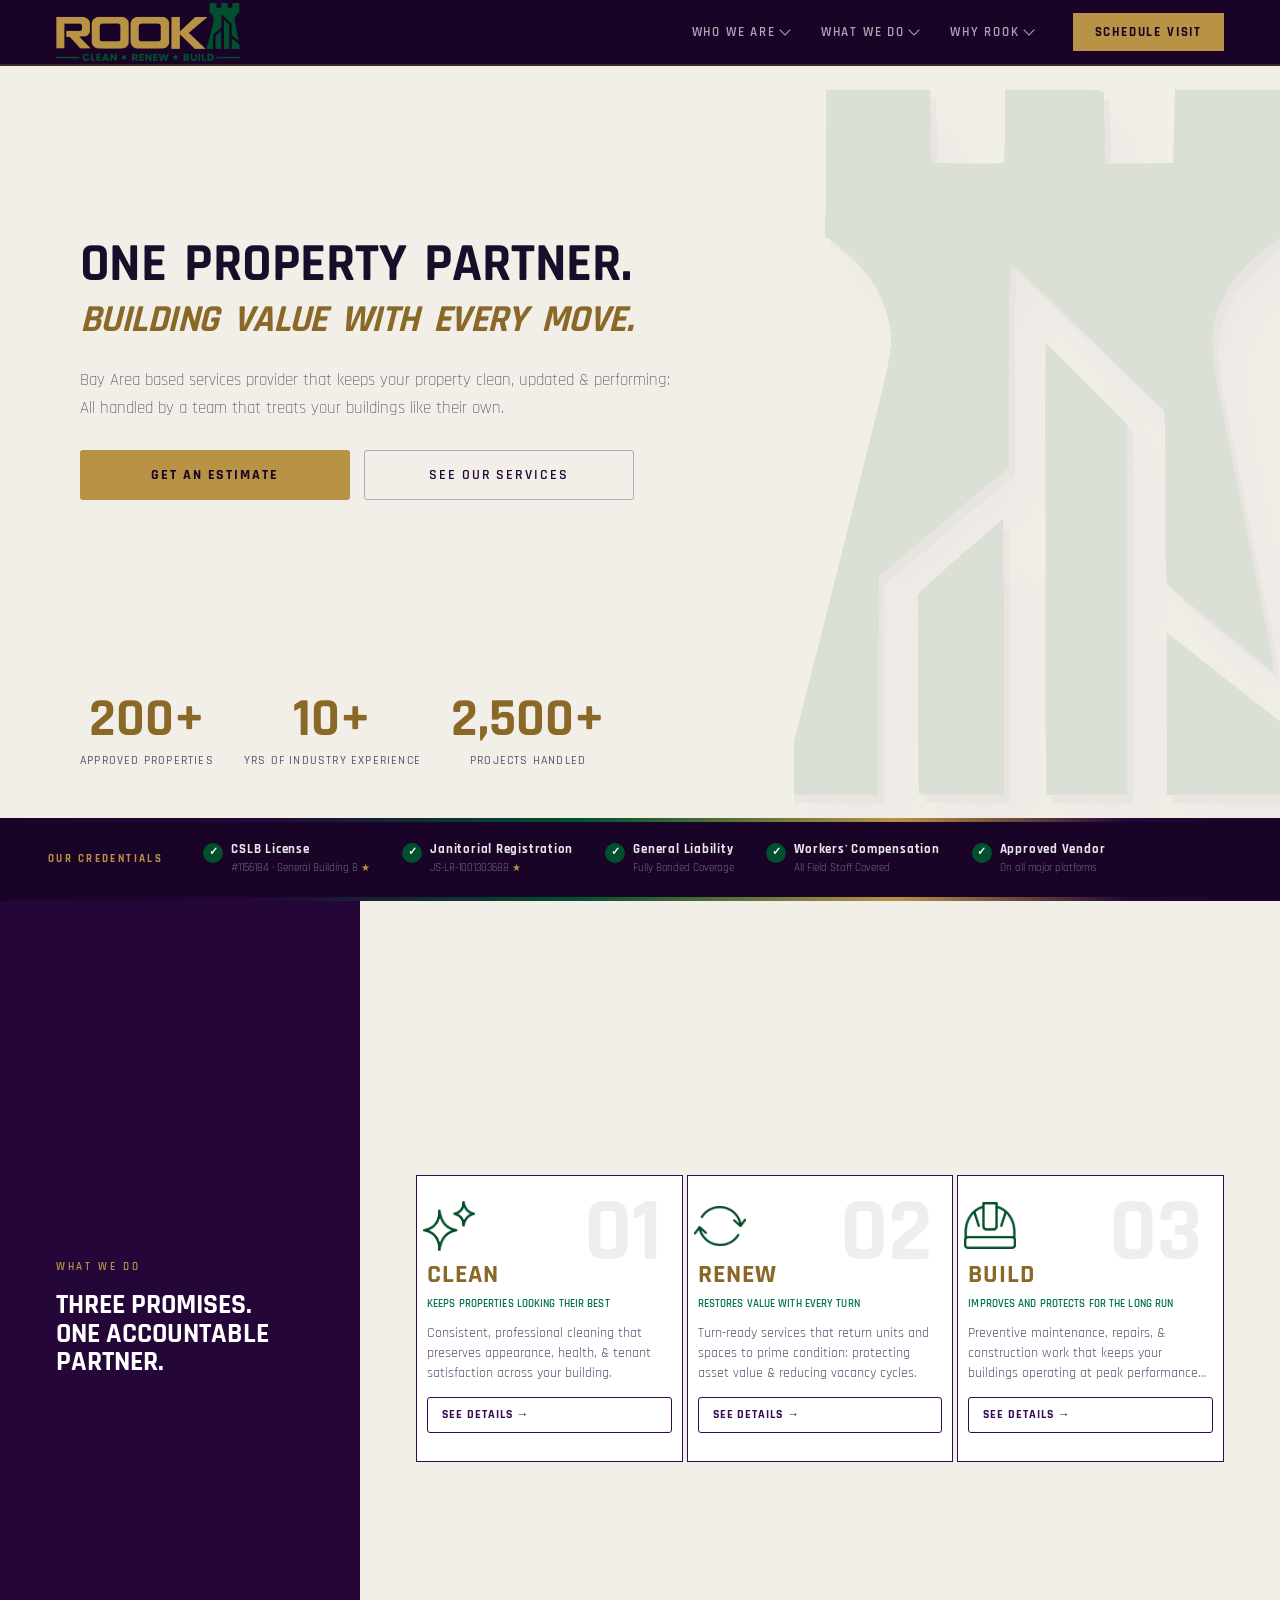
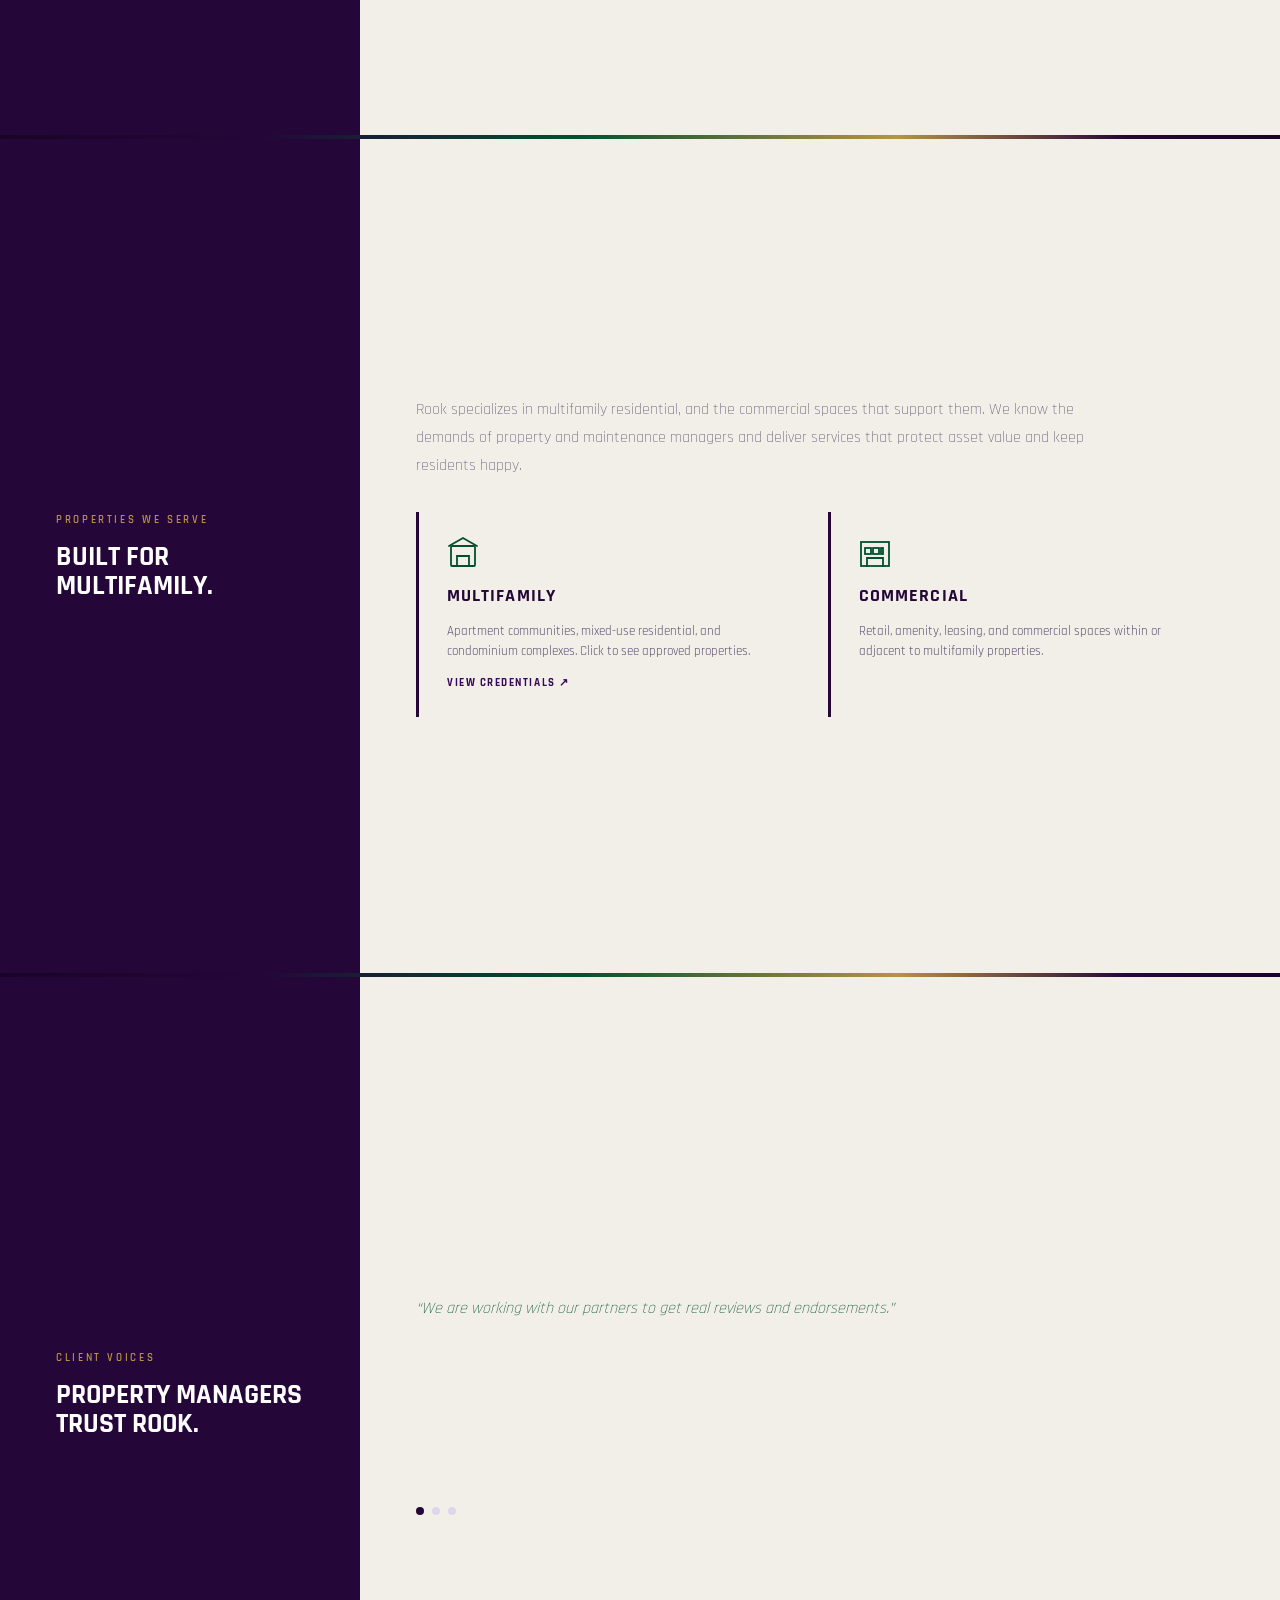
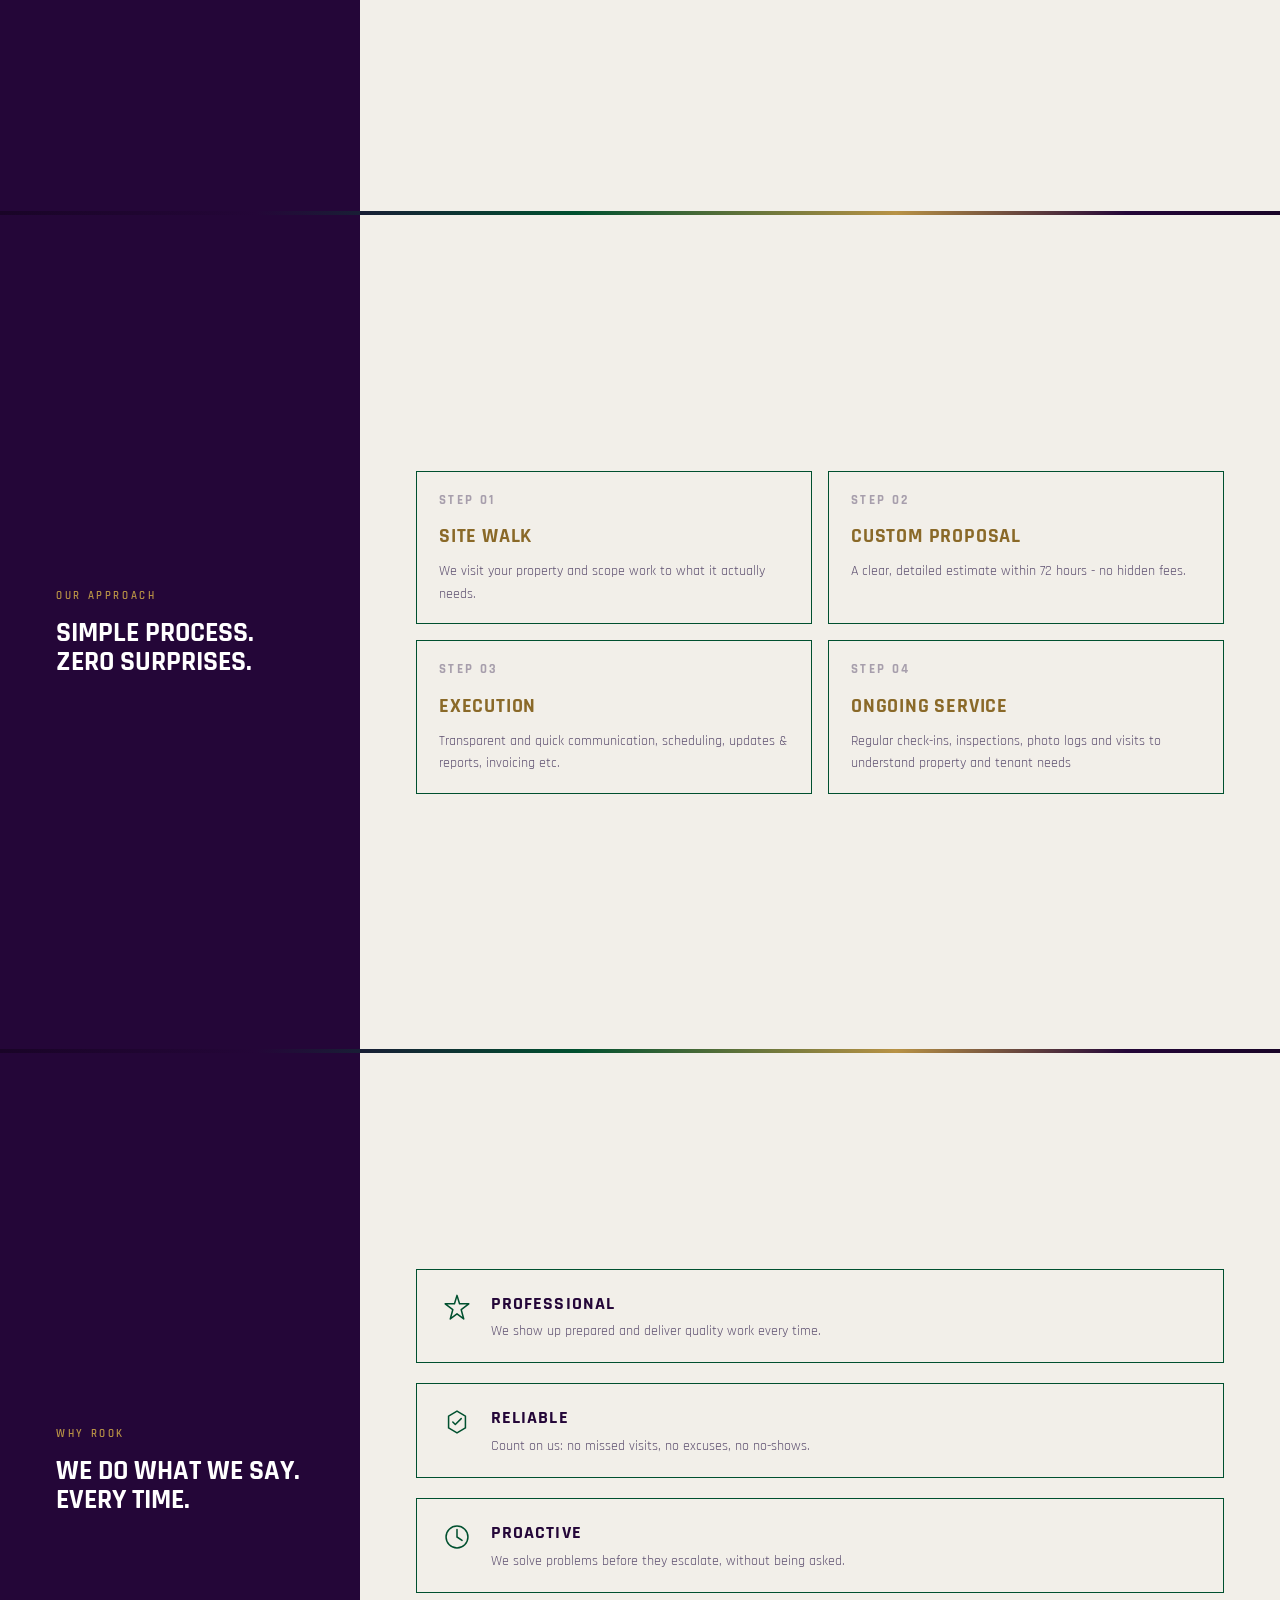
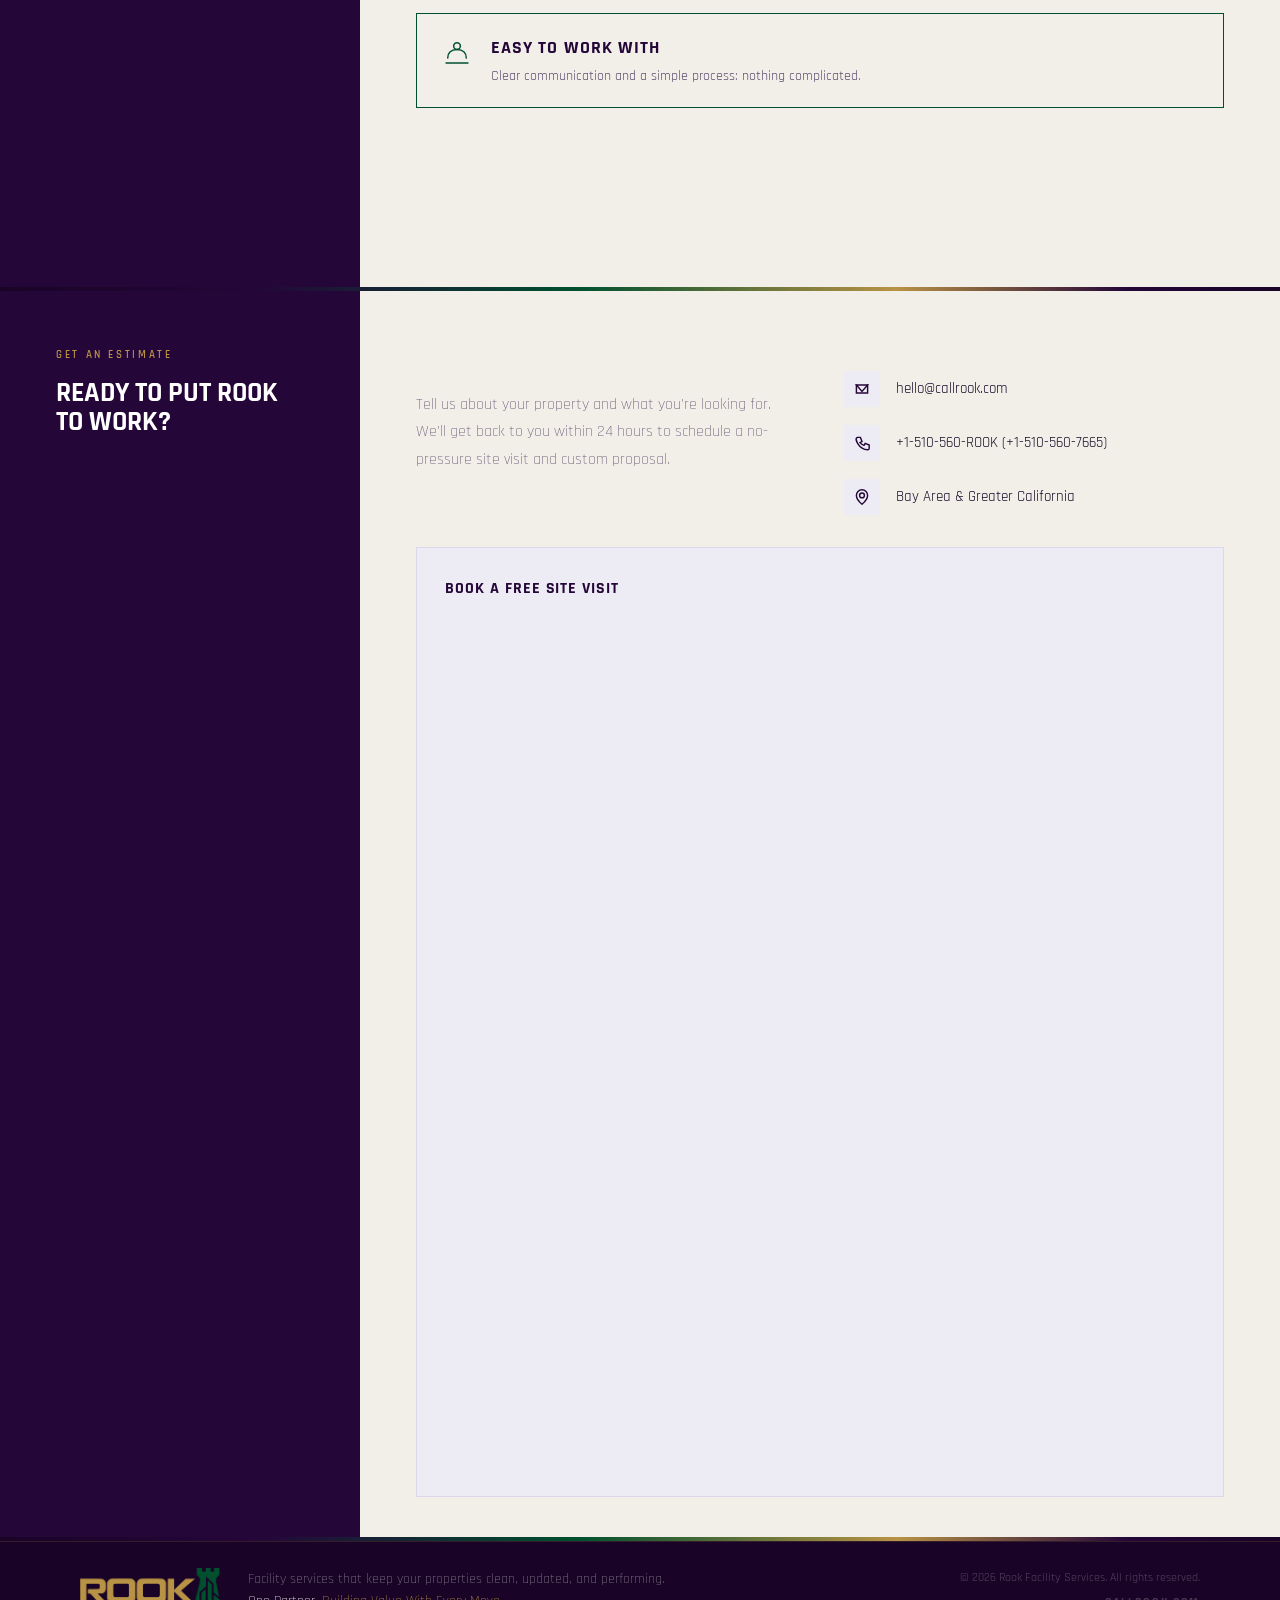
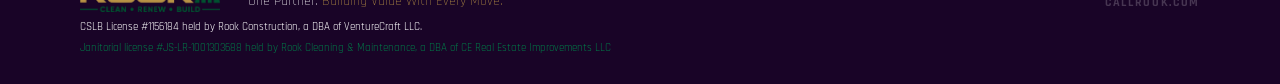
<file: index.html>
<!DOCTYPE html>
<html lang="en">
<head>
  <meta charset="UTF-8">
  <meta name="viewport" content="width=device-width, initial-scale=1.0">
<title>ROOK</title>
<link rel="icon" type="image/png" sizes="32x32" href="images/favicon-32.png">
<link rel="icon" type="image/png" sizes="16x16" href="images/favicon-16.png">
<link rel="apple-touch-icon" href="images/apple-touch-icon.png">
<link rel="stylesheet" href="https://fonts.googleapis.com/css2?family=Rajdhani:wght@300;400;500;600;700&display=swap">
  <link rel="stylesheet" href="css/style.css">
</head>
<body>
<!-- ============================================================
     NAV
     ============================================================ -->
<nav role="navigation" aria-label="Main navigation">
  <a href="#" class="nav-logo" aria-label="ROOK Home">
    <img src="images/nav-logo.png" alt="ROOK — Clean · Renew · Build" style="height:58px;width:auto;display:block;">
  </a>

  <div class="nav-right">
    <ul class="nav-links">
      <li class="nav-dropdown">
        <button class="nav-dropdown-trigger" aria-haspopup="true" aria-expanded="false">Who We Are<span class="nav-dropdown-caret" aria-hidden="true"></span></button>
        <ul class="nav-dropdown-menu">
          <li><a href="about.html#about-content">About</a></li>
          <li><a href="about.html#team">Team</a></li>
        </ul>
      </li>
      <li class="nav-dropdown">
        <button class="nav-dropdown-trigger" aria-haspopup="true" aria-expanded="false">What We Do<span class="nav-dropdown-caret" aria-hidden="true"></span></button>
        <ul class="nav-dropdown-menu">
          <li><a href="#services">Services</a></li>
          <li><a href="projects.html">Projects</a></li>
          <li><a href="#properties">Properties We Serve</a></li>
        </ul>
      </li>
      <li class="nav-dropdown">
        <button class="nav-dropdown-trigger" aria-haspopup="true" aria-expanded="false">Why Rook<span class="nav-dropdown-caret" aria-hidden="true"></span></button>
        <ul class="nav-dropdown-menu">
          <li><a href="#about">Our Approach</a></li>
          <li><a href="#testimonials">Client Voices</a></li>
        </ul>
      </li>
    </ul>
    <a href="#estimate" class="nav-cta">Schedule Visit</a>
    <button class="nav-hamburger" aria-label="Open navigation menu" aria-expanded="false" aria-controls="mobile-nav" onclick="toggleMobileNav(this)">
      <span></span><span></span><span></span>
    </button>
  </div>
</nav>

<!-- Mobile nav drawer -->
<nav id="mobile-nav" class="mobile-nav" aria-label="Mobile navigation">
  <ul>
    <li class="mobile-nav-group-label">Who We Are</li>
    <li><a class="mobile-nav-sublink" href="about.html#about-content" onclick="closeMobileNav()">About</a></li>
    <li><a class="mobile-nav-sublink" href="about.html#team" onclick="closeMobileNav()">Team</a></li>

    <li class="mobile-nav-group-label">What We Do</li>
    <li><a class="mobile-nav-sublink" href="#services" onclick="closeMobileNav()">Services</a></li>
    <li><a class="mobile-nav-sublink" href="projects.html" onclick="closeMobileNav()">Projects</a></li>
    <li><a class="mobile-nav-sublink" href="#properties" onclick="closeMobileNav()">Properties We Serve</a></li>

    <li class="mobile-nav-group-label">Why Rook</li>
    <li><a class="mobile-nav-sublink" href="#about" onclick="closeMobileNav()">Our Approach</a></li>
    <li><a class="mobile-nav-sublink" href="#testimonials" onclick="closeMobileNav()">Client Voices</a></li>
  </ul>
  <a href="#estimate" class="mobile-cta" onclick="closeMobileNav()">Schedule Visit</a>
</nav>

<!-- ============================================================
     HERO
     ============================================================ -->
<section class="hero" aria-label="Hero">
  <div class="hero-left">
    <div class="hero-left-top">
      <h1 class="hero-h1">
        One Property Partner.<br>
        <em class="brass">Building Value With Every Move.</em>
      </h1>

      <p class="hero-sub">
        Bay Area based services provider that keeps your property clean, updated &amp; performing: <br>All handled by a team that treats your buildings like their own.
      </p>
      <div class="hero-actions-left">
        <a href="#estimate" class="btn-primary">Get an Estimate</a>
        <a href="#services" class="btn-ghost">See Our Services</a>
      </div>
    </div>

    <div class="hero-left-bottom">
      <div class="hero-trust">
        <div class="trust-stat">
          <div class="trust-number">200+</div>
          <div class="trust-label">Approved Properties</div>
        </div>
        <div class="trust-stat">
          <div class="trust-number">10+</div>
          <div class="trust-label">Yrs of Industry Experience</div>
        </div>
        <div class="trust-stat">
          <div class="trust-number">2,500+</div>
          <div class="trust-label">Projects Handled</div>
        </div>
      </div>
    </div>
  </div>

  <div class="hero-right">

    <img class="hero-right-wordmark hero-right-wordmark-shadow" src="images/rook-logo.png" alt="" aria-hidden="true">
    <img class="hero-right-wordmark" src="images/rook-logo.png" alt="" aria-hidden="true">




  </div>
</section>

<div class="theme-divider" aria-hidden="true"></div>

<!-- ── CREDENTIALS STRIP ─────────────────────────────── -->
<div class="creds-strip">
  <div class="creds-label">Our Credentials</div>
  <div class="creds-list">
    <div class="cred-item">
      <div class="cred-badge">✓</div>
      <div>
        <div class="cred-name">CSLB License</div>
        <div class="cred-num"><a href="#license-details" class="cred-link">#1156184 · General Building B <span class="cred-star" aria-hidden="true">★</span></a></div>
      </div>
    </div>
    <div class="cred-item">
      <div class="cred-badge">✓</div>
      <div>
        <div class="cred-name">Janitorial Registration</div>
        <div class="cred-num"><a href="#license-details" class="cred-link">JS-LR-1001303688 <span class="cred-star" aria-hidden="true">★</span></a></div>
      </div>
    </div>
    <div class="cred-item">
      <div class="cred-badge">✓</div>
      <div>
        <div class="cred-name">General Liability</div>
        <div class="cred-num">Fully Bonded Coverage</div>
      </div>
    </div>
    <div class="cred-item">
      <div class="cred-badge">✓</div>
      <div>
        <div class="cred-name">Workers' Compensation</div>
        <div class="cred-num">All Field Staff Covered</div>
      </div>
    </div>
    <div class="cred-item">
      <div class="cred-badge">✓</div>
      <div>
        <div class="cred-name">Approved Vendor</div>
        <div class="cred-num">On all major platforms</div>
      </div>
    </div>
  </div>
</div>

<div class="theme-divider" aria-hidden="true"></div>

<!-- ============================================================
     SERVICES / PILLARS
     ============================================================ -->
<section id="services" class="tr-wrap">
  <div class="tr-row tr-row--screen reveal">
    <div class="tr-title">
      <div class="section-label">What We Do</div>
      <h2 class="section-title">Three Promises.<br>One Accountable Partner.</h2>
    </div>
    <div class="tr-content">
      <div class="pillars">

        <!-- CLEAN -->
        <div class="pillar clean">
          <div class="pillar-bg-num" aria-hidden="true">01</div>
          <div class="pillar-icon-wrap">
            <img src="images/icon-clean.png" alt="" aria-hidden="true" class="pillar-brand-icon">
          </div>
          <h3 class="pillar-name">Clean</h3>
          <p class="pillar-tagline">Keeps properties looking their best</p>
          <p class="pillar-desc">Consistent, professional cleaning that preserves appearance, health, &amp; tenant satisfaction across your building.</p>
          <a href="projects.html#clean" class="pillar-see-details">See Details →</a>
        </div>

        <!-- RENEW -->
        <div class="pillar renew">
          <div class="pillar-bg-num" aria-hidden="true">02</div>
          <div class="pillar-icon-wrap">
            <img src="images/icon-renew.png" alt="" aria-hidden="true" class="pillar-brand-icon">
          </div>
          <h3 class="pillar-name">Renew</h3>
          <p class="pillar-tagline">Restores value with every turn</p>
          <p class="pillar-desc">Turn-ready services that return units and spaces to prime condition: protecting asset value &amp; reducing vacancy cycles.</p>
          <a href="projects.html#renew" class="pillar-see-details">See Details →</a>
        </div>

        <!-- BUILD -->
        <div class="pillar build">
          <div class="pillar-bg-num" aria-hidden="true">03</div>
          <div class="pillar-icon-wrap">
            <img src="images/icon-build.png" alt="" aria-hidden="true" class="pillar-brand-icon">
          </div>
          <h3 class="pillar-name">Build</h3>
          <p class="pillar-tagline">Improves and protects for the long run</p>
          <p class="pillar-desc">Preventive maintenance, repairs, &amp; construction work that keeps your buildings operating at peak performance every year.</p>
          <a href="projects.html#build" class="pillar-see-details">See Details →</a>
        </div>

      </div>
    </div>
  </div>
</section>

<div class="theme-divider" aria-hidden="true"></div>

<!-- ============================================================
     PROPERTIES SERVED + CLIENT VOICES
     ============================================================ -->
<section id="properties" class="tr-wrap">
  <div class="tr-row tr-row--screen reveal">
    <div class="tr-title">
      <div class="section-label">Properties We Serve</div>
      <h2 class="section-title">Built for<br>Multifamily.</h2>
    </div>
    <div class="tr-content">
      <p class="properties-desc">
        Rook specializes in multifamily residential, and the commercial spaces that support them. We know the demands of property and maintenance managers and deliver services that protect asset value and keep residents happy.
      </p>

      <div class="prop-grid prop-grid--horizontal">
        <div class="prop-type prop-type--clickable" onclick="openCredentials()" role="button" tabindex="0" aria-label="View our multifamily credentials">
          <svg class="prop-icon" viewBox="0 0 32 32" fill="none" stroke="currentColor" stroke-width="1.8" stroke-linecap="round" aria-hidden="true">
            <rect x="4" y="10" width="24" height="20" rx="1"/>
            <path d="M10 30V20h12v10"/>
            <path d="M2 10l14-8 14 8"/>
          </svg>
          <div class="prop-name">Multifamily</div>
          <p class="prop-desc">Apartment communities, mixed-use residential, and condominium complexes. Click to see approved properties.</p>
          <div class="prop-see-more">View Credentials ↗</div>
        </div>
        <div class="prop-type">
          <svg class="prop-icon" viewBox="0 0 32 32" fill="none" stroke="currentColor" stroke-width="1.8" stroke-linecap="round" aria-hidden="true">
            <rect x="2" y="6" width="28" height="24"/>
            <rect x="6" y="12" width="6" height="6"/><rect x="14" y="12" width="6" height="6"/><rect x="22" y="12" width="2" height="6"/>
            <path d="M8 30V22h16v8"/>
          </svg>
          <div class="prop-name">Commercial</div>
          <p class="prop-desc">Retail, amenity, leasing, and commercial spaces within or adjacent to multifamily properties.</p>
        </div>
      </div>
    </div>
  </div>

  <div class="theme-divider" aria-hidden="true"></div>

  <div class="tr-row tr-row--screen reveal" id="testimonials">
    <div class="tr-title">
      <div class="section-label">Client Voices</div>
      <h2 class="section-title">Property Managers<br>Trust Rook.</h2>
    </div>
    <div class="tr-content">
      <div class="testimonial-rotator">
        <div class="testimonial-slide active">
          <p class="testimonial-quote testimonial-quote--placeholder">We are working with our partners to get real reviews and endorsements.</p>
        </div>

        <div class="testimonial-slide">
          <p class="testimonial-quote testimonial-quote--placeholder">We are working with our partners to get real reviews and endorsements.</p>
        </div>

        <div class="testimonial-slide">
          <p class="testimonial-quote testimonial-quote--placeholder">We are working with our partners to get real reviews and endorsements.</p>
        </div>

        <div class="testimonial-dots">
          <button class="t-dot active" data-i="0" aria-label="Show testimonial 1"></button>
          <button class="t-dot" data-i="1" aria-label="Show testimonial 2"></button>
          <button class="t-dot" data-i="2" aria-label="Show testimonial 3"></button>
        </div>
      </div>
    </div>
  </div>
</section>

<!-- CREDENTIALS MODAL -->
<div id="credentials-modal" class="modal-overlay" onclick="closeCredentials(event)" role="dialog" aria-modal="true" aria-label="Approved Properties">
  <div class="modal-box">
    <button class="modal-close" onclick="closeCredentials()" aria-label="Close">✕</button>
    <div class="modal-label">Approved &amp; Credentialed On</div>
    <h3 class="modal-title">Properties We're Trusted On</h3>
    <p class="modal-sub">Rook is approved and actively working with leading multifamily operators across the Bay Area.</p>

    <div class="modal-section-label">Multifamily Groups</div>
    <div class="modal-logos">
      <div class="modal-company">Brookfield Properties</div>
      <div class="modal-company">Milcreek Residential</div>
      <div class="modal-company">Align Residential</div>
      <div class="modal-company">Cushman &amp; Wakefield</div>
      <div class="modal-company">Greystar</div>
      <div class="modal-company">Willow Bridge</div>
    </div>

    <div class="modal-section-label">Vendor Platforms</div>
    <div class="modal-logos modal-logos--platforms">
      <div class="modal-company modal-company--platform">RealPage</div>
      <div class="modal-company modal-company--platform">Yardi</div>
      <div class="modal-company modal-company--platform">VendorAccess</div>
    </div>

    <p class="modal-disclaimer">This isn't a comprehensive list — we work with many more communities and platforms.</p>

    <a href="#estimate" class="modal-cta" onclick="closeCredentials()">Get an Estimate →</a>
  </div>
</div>

<div class="theme-divider" aria-hidden="true"></div>

<!-- ============================================================
     HOW WE WORK
     ============================================================ -->
<section class="tr-wrap" id="about">
  <div class="tr-row tr-row--screen reveal">
    <div class="tr-title">
      <div class="section-label">Our Approach</div>
      <h2 class="section-title">Simple Process.<br>Zero Surprises.</h2>
    </div>
    <div class="tr-content">
      <div class="process-steps">
        <div class="process-step">
          <div class="step-num">STEP 01</div>
          <div class="step-title">Site Walk</div>
          <p class="step-desc">We visit your property and scope work to what it actually needs.</p>
        </div>
        <div class="process-step">
          <div class="step-num">STEP 02</div>
          <div class="step-title">Custom Proposal</div>
          <p class="step-desc">A clear, detailed estimate within 72 hours - no hidden fees.</p>
        </div>
        <div class="process-step">
          <div class="step-num">STEP 03</div>
          <div class="step-title">Execution</div>
          <p class="step-desc">Transparent and quick communication, scheduling, updates &amp; reports, invoicing etc.</p>
        </div>
        <div class="process-step">
          <div class="step-num">STEP 04</div>
          <div class="step-title">Ongoing Service</div>
          <p class="step-desc">Regular check-ins, inspections, photo logs and visits to understand property and tenant needs</p>
        </div>
      </div>
    </div>
  </div>
</section>

<div class="theme-divider" aria-hidden="true"></div>

<!-- ============================================================
     WHY ROOK + GET AN ESTIMATE
     ============================================================ -->
<section id="quote" class="tr-wrap">
  <div class="tr-row tr-row--screen reveal">
    <div class="tr-title">
      <div class="section-label">Why Rook</div>
      <h2 class="section-title">We Do What We Say.<br>Every Time.</h2>
    </div>
    <div class="tr-content">
      <div class="values-list">
        <div class="value-row">
          <svg class="value-icon" viewBox="0 0 38 38" fill="none" stroke="currentColor" stroke-width="1.8" stroke-linecap="round" aria-hidden="true">
            <path d="M19 4 L22 14 L33 14 L24 21 L27 32 L19 26 L11 32 L14 21 L5 14 L16 14 Z" stroke="#00502F" stroke-linejoin="round"/>
          </svg>
          <div>
            <div class="value-name">Professional</div>
            <p class="value-desc">We show up prepared and deliver quality work every time.</p>
          </div>
        </div>
        <div class="value-row">
          <svg class="value-icon" viewBox="0 0 38 38" fill="none" stroke="currentColor" stroke-width="1.8" stroke-linecap="round" aria-hidden="true">
            <path d="M19 6 L29 12 L29 26 L19 32 L9 26 L9 12 Z" stroke="#00502F" stroke-linejoin="round"/>
            <path d="M14 19 L17 22 L24 15" stroke="#00502F" stroke-linejoin="round"/>
          </svg>
          <div>
            <div class="value-name">Reliable</div>
            <p class="value-desc">Count on us: no missed visits, no excuses, no no-shows.</p>
          </div>
        </div>
        <div class="value-row">
          <svg class="value-icon" viewBox="0 0 38 38" fill="none" stroke="currentColor" stroke-width="1.8" stroke-linecap="round" aria-hidden="true">
            <circle cx="19" cy="19" r="13"/>
            <path d="M19 10 v9 l6 4"/>
          </svg>
          <div>
            <div class="value-name">Proactive</div>
            <p class="value-desc">We solve problems before they escalate, without being asked.</p>
          </div>
        </div>
        <div class="value-row">
          <svg class="value-icon" viewBox="0 0 38 38" fill="none" stroke="currentColor" stroke-width="1.8" stroke-linecap="round" aria-hidden="true">
            <path d="M8 26 C8 20 12 16 19 16 C26 16 30 20 30 26"/>
            <circle cx="19" cy="12" r="4"/>
            <path d="M6 32 h26"/>
          </svg>
          <div>
            <div class="value-name">Easy to Work With</div>
            <p class="value-desc">Clear communication and a simple process: nothing complicated.</p>
          </div>
        </div>
      </div>
    </div>
  </div>

  <div class="theme-divider" aria-hidden="true"></div>

  <div class="tr-row reveal" id="estimate">
    <div class="tr-title">
      <div class="section-label">Get an Estimate</div>
      <h2 class="section-title">Ready to Put Rook<br>to Work?</h2>
    </div>
    <div class="tr-content">
      <div class="estimate-top-grid">
        <p class="quote-sub">
          Tell us about your property and what you're looking for. We'll get back to you within 24 hours to schedule a no-pressure site visit and custom proposal.
        </p>

        <div class="contact-info">
          <div class="contact-row">
            <div class="contact-icon" aria-hidden="true">
              <svg width="16" height="16" viewBox="0 0 20 20" fill="none" stroke="currentColor" stroke-width="1.8" stroke-linecap="round">
                <path d="M3 5h14l-7 8-7-8z"/><path d="M3 5v10h14V5"/>
              </svg>
            </div>
            <a href="mailto:hello@callrook.com">hello@callrook.com</a>
          </div>
          <div class="contact-row">
            <div class="contact-icon" aria-hidden="true">
              <svg width="16" height="16" viewBox="0 0 20 20" fill="none" stroke="currentColor" stroke-width="1.8" stroke-linecap="round">
                <path d="M4 3h4l2 5-2.5 1.5A11 11 0 0012.5 13L14 10.5l5 2v4c0 1-1 2-2 2C5 18 2 5 3 4l1-1z"/>
              </svg>
            </div>
            <a href="tel:+15105607665">+1-510-560-ROOK (+1-510-560-7665)</a>
          </div>
          <div class="contact-row">
            <div class="contact-icon" aria-hidden="true">
              <svg width="16" height="16" viewBox="0 0 20 20" fill="none" stroke="currentColor" stroke-width="1.8" stroke-linecap="round">
                <circle cx="10" cy="8" r="3"/><path d="M10 1C6 1 3 4 3 8c0 5 7 11 7 11s7-6 7-11c0-4-3-7-7-7z"/>
              </svg>
            </div>
            <span>Bay Area & Greater California</span>
          </div>
        </div>
      </div>

      <div class="quote-form quote-form--compact calendar-embed">
        <div class="form-title">Book a Free Site Visit</div>
        <div class="calendar-frame-wrap">
          <iframe src="https://calendar.google.com/calendar/appointments/schedules/AcZssZ0xWyBCQj6BT0TzxBG3I7xv6VWfs5XaY6Q12RIfhZWUNoGrPuqEa8fcedfw_lJT1QjatE_KnJR6?gv=true" style="border: 0" width="100%" height="1700" frameborder="0"></iframe>
        </div>
      </div>
    </div>
  </div>
</section>

<div class="theme-divider" aria-hidden="true"></div>

<!-- ============================================================
     FOOTER
     ============================================================ -->
<footer>
  <div class="footer-main">
    <div class="footer-brand">
      <div class="footer-brand-row">
        <img class="footer-logo-full" src="images/footer-logo-full.png" alt="ROOK — Clean, Renew, Build">
        <p class="footer-desc">Facility services that keep your properties clean, updated, and performing.<br><span class="footer-tagline-white">One Partner.</span> <span class="footer-tagline-gold">Building Value With Every Move.</span></p>
      </div>
    </div>

    <div class="footer-bottom">
      <div class="footer-legal">© 2026 Rook Facility Services. All rights reserved.</div>
      <div class="footer-badge">callrook.com</div>
    </div>
  </div>

  <div class="footer-license" id="license-details">
    <p class="footer-license-white">CSLB License #1156184 held by Rook Construction, a DBA of VentureCraft LLC.</p>
    <p class="footer-license-green">Janitorial license #JS-LR-1001303688 held by Rook Cleaning &amp; Maintenance, a DBA of CE Real Estate Improvements LLC</p>
  </div>
</footer>

<!-- ============================================================
     SCRIPTS
     ============================================================ -->
  <script src="js/main.js"></script>
</body>
</html>
</file>
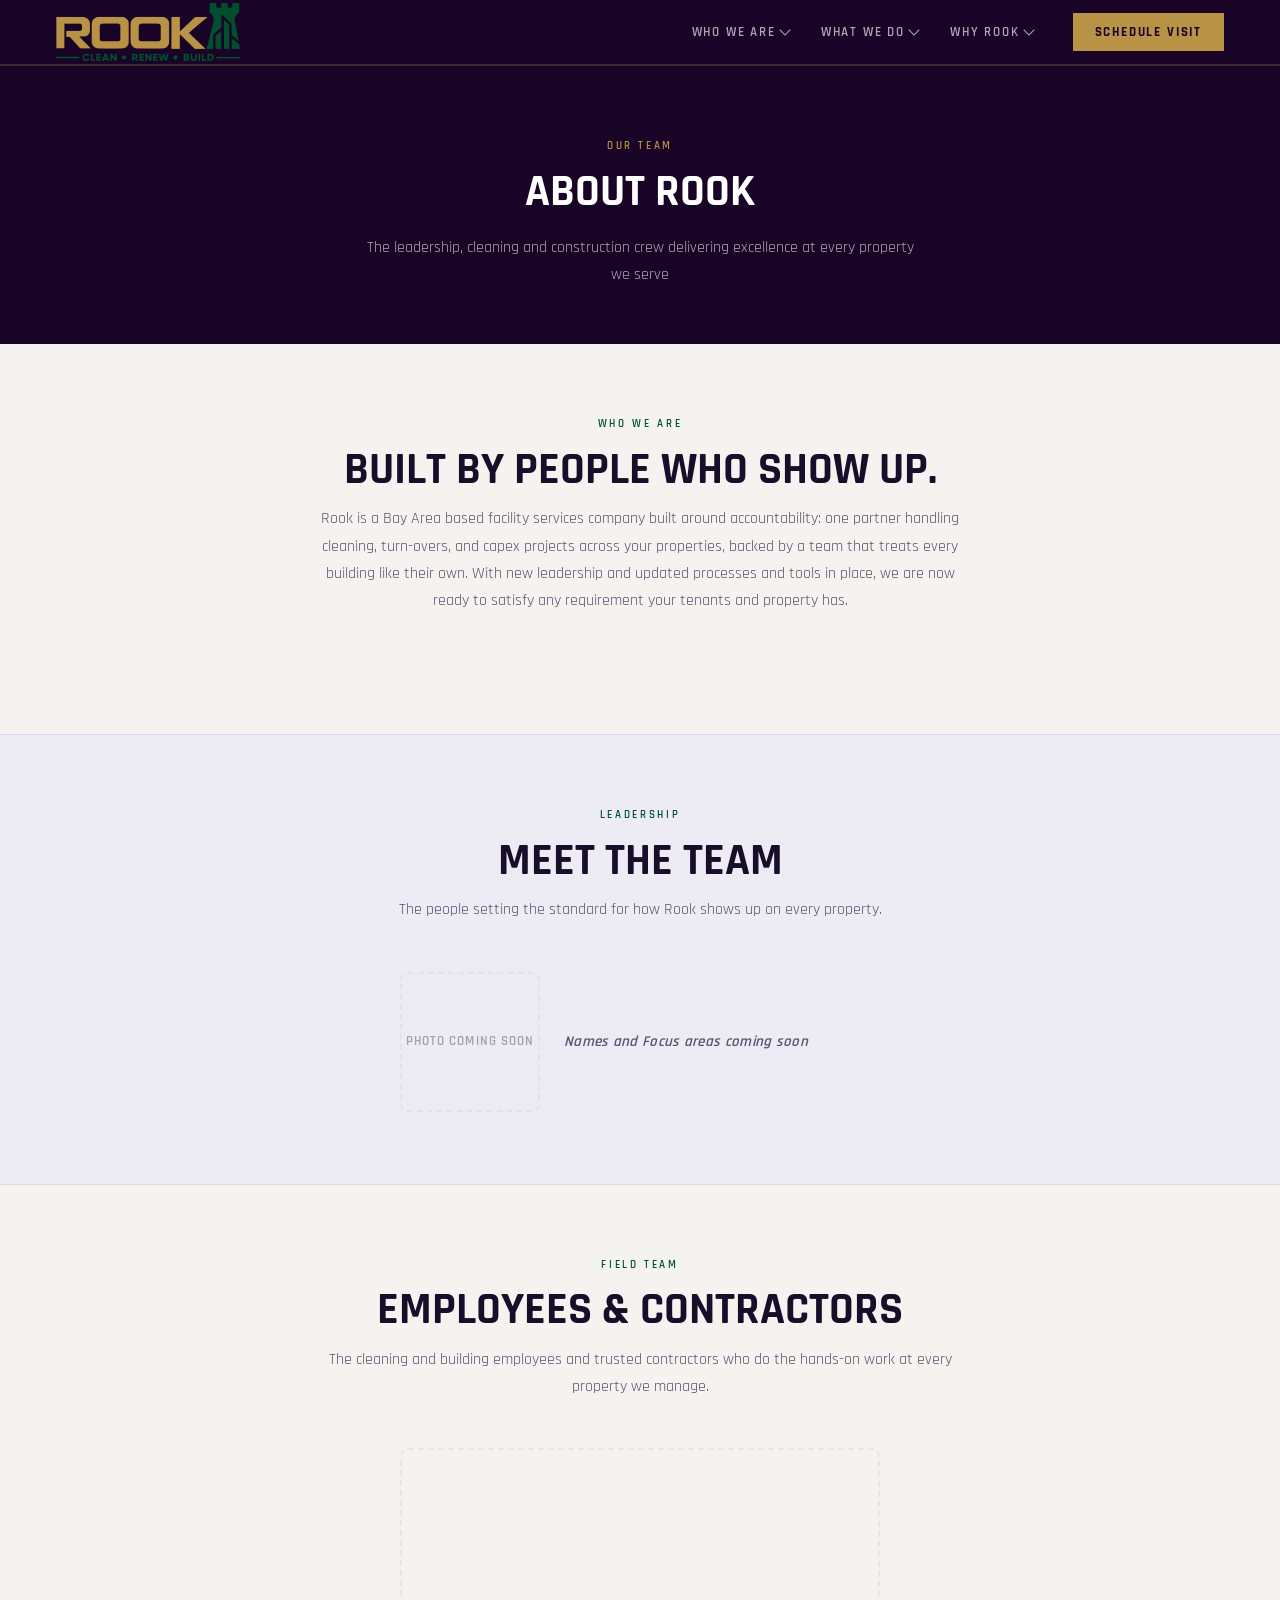
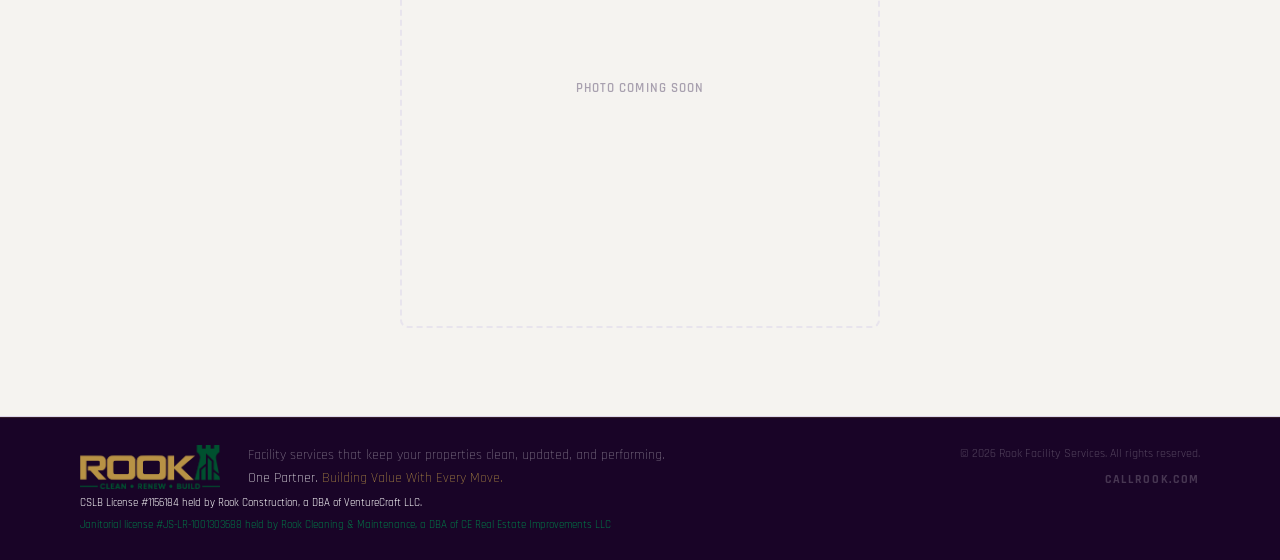
<file: about.html>
<!DOCTYPE html>
<html lang="en">
<head>
  <meta charset="UTF-8">
  <meta name="viewport" content="width=device-width, initial-scale=1.0">
  <title>ROOK — About</title>
  <link rel="icon" type="image/png" sizes="32x32" href="images/favicon-32.png">
  <link rel="icon" type="image/png" sizes="16x16" href="images/favicon-16.png">
  <link rel="apple-touch-icon" href="images/apple-touch-icon.png">
  <link rel="stylesheet" href="https://fonts.googleapis.com/css2?family=Rajdhani:wght@300;400;500;600;700&display=swap">
  <link rel="stylesheet" href="css/style.css">
</head>
<body>
<!-- ============================================================
     NAV
     ============================================================ -->
<nav role="navigation" aria-label="Main navigation">
  <a href="index.html" class="nav-logo" aria-label="ROOK Home">
    <img src="images/nav-logo.png" alt="ROOK — Clean · Renew · Build" style="height:58px;width:auto;display:block;">
  </a>

  <div class="nav-right">
    <ul class="nav-links">
      <li class="nav-dropdown">
        <button class="nav-dropdown-trigger" aria-haspopup="true" aria-expanded="false">Who We Are<span class="nav-dropdown-caret" aria-hidden="true"></span></button>
        <ul class="nav-dropdown-menu">
          <li><a href="#about-content">About</a></li>
          <li><a href="#team">Team</a></li>
        </ul>
      </li>
      <li class="nav-dropdown">
        <button class="nav-dropdown-trigger" aria-haspopup="true" aria-expanded="false">What We Do<span class="nav-dropdown-caret" aria-hidden="true"></span></button>
        <ul class="nav-dropdown-menu">
          <li><a href="index.html#services">Services</a></li>
          <li><a href="projects.html">Projects</a></li>
          <li><a href="index.html#properties">Properties We Serve</a></li>
        </ul>
      </li>
      <li class="nav-dropdown">
        <button class="nav-dropdown-trigger" aria-haspopup="true" aria-expanded="false">Why Rook<span class="nav-dropdown-caret" aria-hidden="true"></span></button>
        <ul class="nav-dropdown-menu">
          <li><a href="index.html#about">Our Approach</a></li>
          <li><a href="index.html#testimonials">Client Voices</a></li>
        </ul>
      </li>
    </ul>
    <a href="index.html#estimate" class="nav-cta">Schedule Visit</a>
    <button class="nav-hamburger" aria-label="Open navigation menu" aria-expanded="false" aria-controls="mobile-nav" onclick="toggleMobileNav(this)">
      <span></span><span></span><span></span>
    </button>
  </div>
</nav>

<!-- Mobile nav drawer -->
<nav id="mobile-nav" class="mobile-nav" aria-label="Mobile navigation">
  <ul>
    <li class="mobile-nav-group-label">Who We Are</li>
    <li><a class="mobile-nav-sublink" href="#about-content" onclick="closeMobileNav()">About</a></li>
    <li><a class="mobile-nav-sublink" href="#team" onclick="closeMobileNav()">Team</a></li>

    <li class="mobile-nav-group-label">What We Do</li>
    <li><a class="mobile-nav-sublink" href="index.html#services" onclick="closeMobileNav()">Services</a></li>
    <li><a class="mobile-nav-sublink" href="projects.html" onclick="closeMobileNav()">Projects</a></li>
    <li><a class="mobile-nav-sublink" href="index.html#properties" onclick="closeMobileNav()">Properties We Serve</a></li>

    <li class="mobile-nav-group-label">Why Rook</li>
    <li><a class="mobile-nav-sublink" href="index.html#about" onclick="closeMobileNav()">Our Approach</a></li>
    <li><a class="mobile-nav-sublink" href="index.html#testimonials" onclick="closeMobileNav()">Client Voices</a></li>
  </ul>
  <a href="index.html#estimate" class="mobile-cta" onclick="closeMobileNav()">Schedule Visit</a>
</nav>

<!-- ============================================================
     PAGE HEADER
     ============================================================ -->
<section class="projects-hero">
  <div class="section-label">Our Team</div>
  <h1 class="section-title">About Rook</h1>
  <p class="projects-hero-sub">The leadership, cleaning and construction crew delivering excellence at every property we serve</p>
</section>

<!-- ============================================================
     ABOUT / WHO WE ARE
     ============================================================ -->
<section class="team-section" id="about-content">
  <div class="team-section-head">
    <div class="section-label">Who We Are</div>
    <h2 class="section-title">Built by People Who Show Up.</h2>
    <p class="team-section-copy">Rook is a Bay Area based facility services company built around accountability: one partner handling cleaning, turn-overs, and capex projects across your properties, backed by a team that treats every building like their own. With new leadership and updated processes and tools in place, we are now ready to satisfy any requirement your tenants and property has.</p>
  </div>
</section>

<!-- ============================================================
     LEADERSHIP
     ============================================================ -->
<section class="team-section" id="team">
  <div class="team-section-head">
    <div class="section-label">Leadership</div>
    <h2 class="section-title">Meet the Team</h2>
    <p class="team-section-copy">The people setting the standard for how Rook shows up on every property.</p>
  </div>
  <div class="team-grid team-grid--single">
    <div class="team-card team-card--horizontal">
      <div class="team-photo">Photo coming soon</div>
      <div class="team-card-text">Names and Focus areas coming soon</div>
    </div>
  </div>
</section>

<!-- ============================================================
     FIELD TEAM — EMPLOYEES & CONTRACTORS
     ============================================================ -->
<section class="team-section">
  <div class="team-section-head">
    <div class="section-label">Field Team</div>
    <h2 class="section-title">Employees &amp; Contractors</h2>
    <p class="team-section-copy">The cleaning and building employees and trusted contractors who do the hands-on work at every property we manage.</p>
  </div>
  <div class="team-grid team-grid--single">
    <div class="team-card">
      <div class="team-photo">Photo coming soon</div>
    </div>
  </div>
</section>

<!-- ============================================================
     FOOTER
     ============================================================ -->
<footer>
  <div class="footer-main">
    <div class="footer-brand">
      <div class="footer-brand-row">
        <img class="footer-logo-full" src="images/footer-logo-full.png" alt="ROOK — Clean, Renew, Build">
        <p class="footer-desc">Facility services that keep your properties clean, updated, and performing.<br><span class="footer-tagline-white">One Partner.</span> <span class="footer-tagline-gold">Building Value With Every Move.</span></p>
      </div>
    </div>

    <div class="footer-bottom">
      <div class="footer-legal">© 2026 Rook Facility Services. All rights reserved.</div>
      <div class="footer-badge">callrook.com</div>
    </div>
  </div>

  <div class="footer-license" id="license-details">
    <p class="footer-license-white">CSLB License #1156184 held by Rook Construction, a DBA of VentureCraft LLC.</p>
    <p class="footer-license-green">Janitorial license #JS-LR-1001303688 held by Rook Cleaning &amp; Maintenance, a DBA of CE Real Estate Improvements LLC</p>
  </div>
</footer>

<!-- ============================================================
     SCRIPTS
     ============================================================ -->
  <script src="js/main.js"></script>
</body>
</html>
</file>
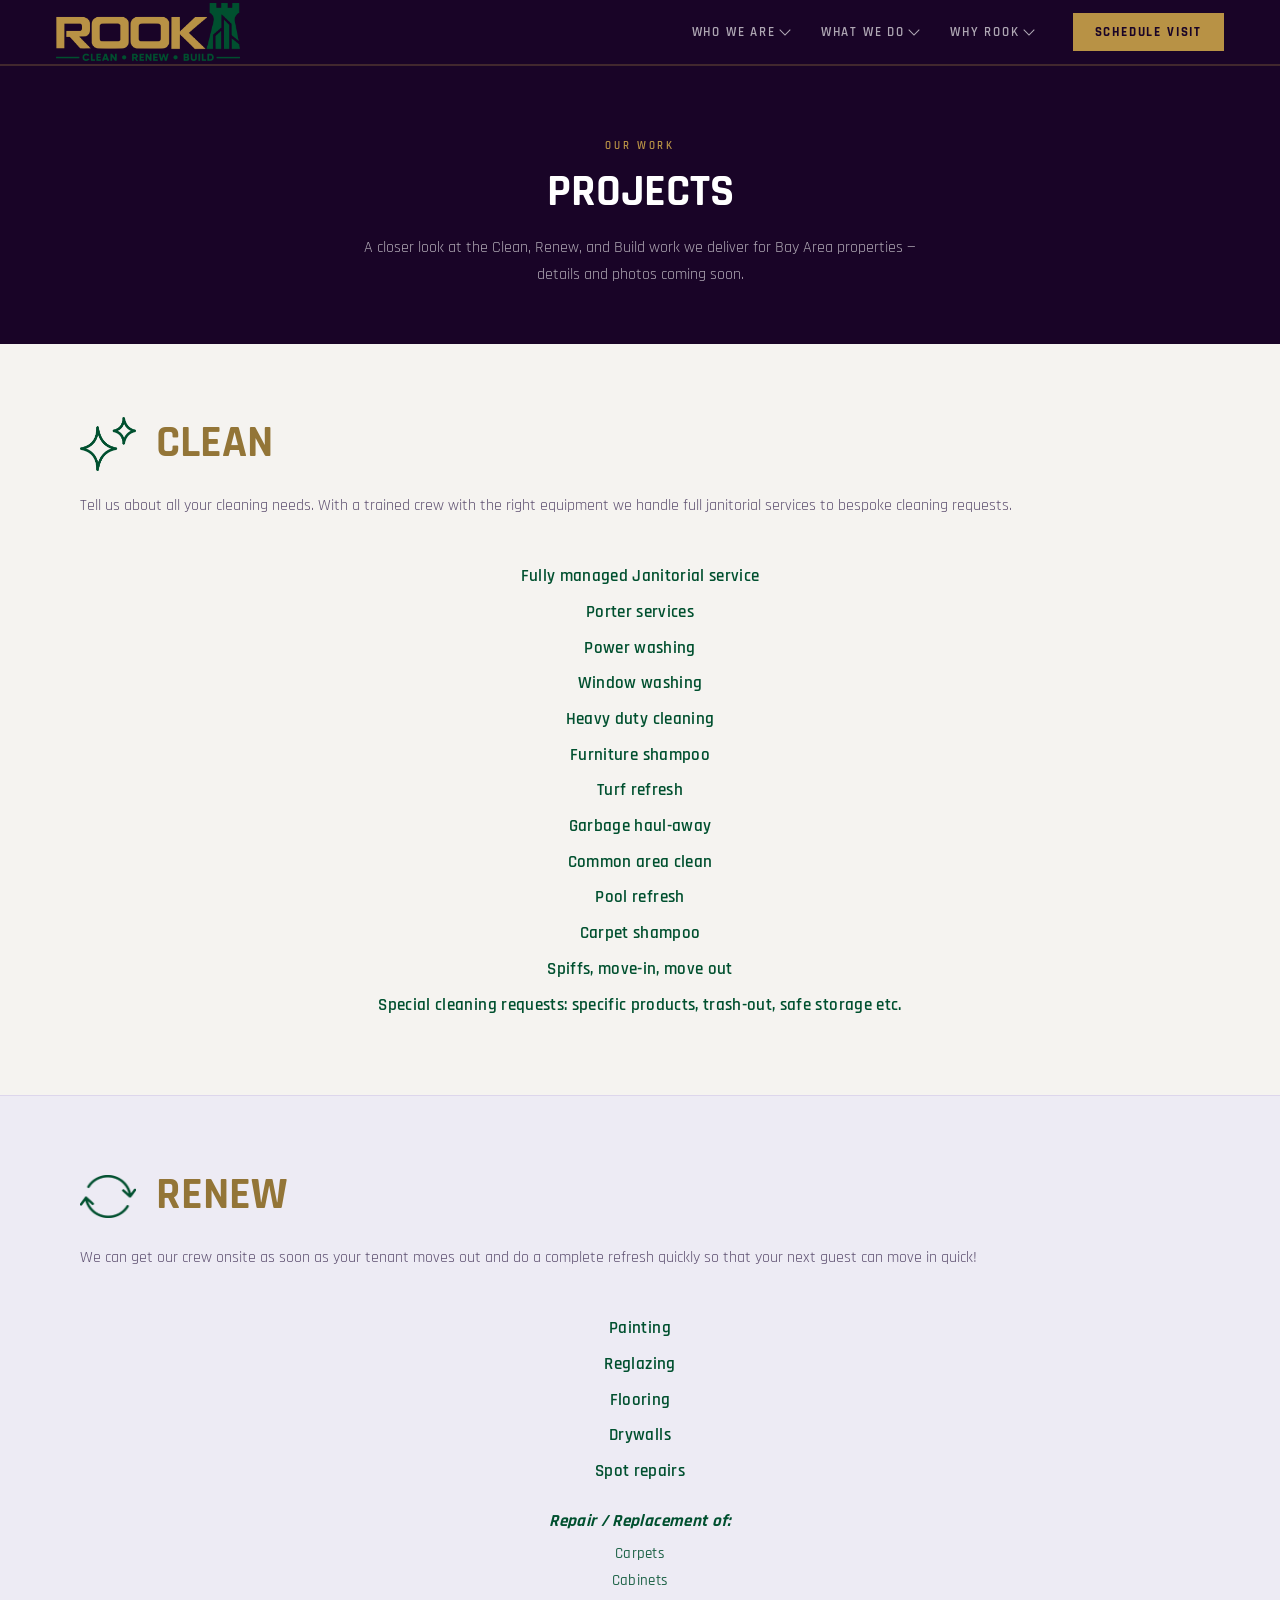
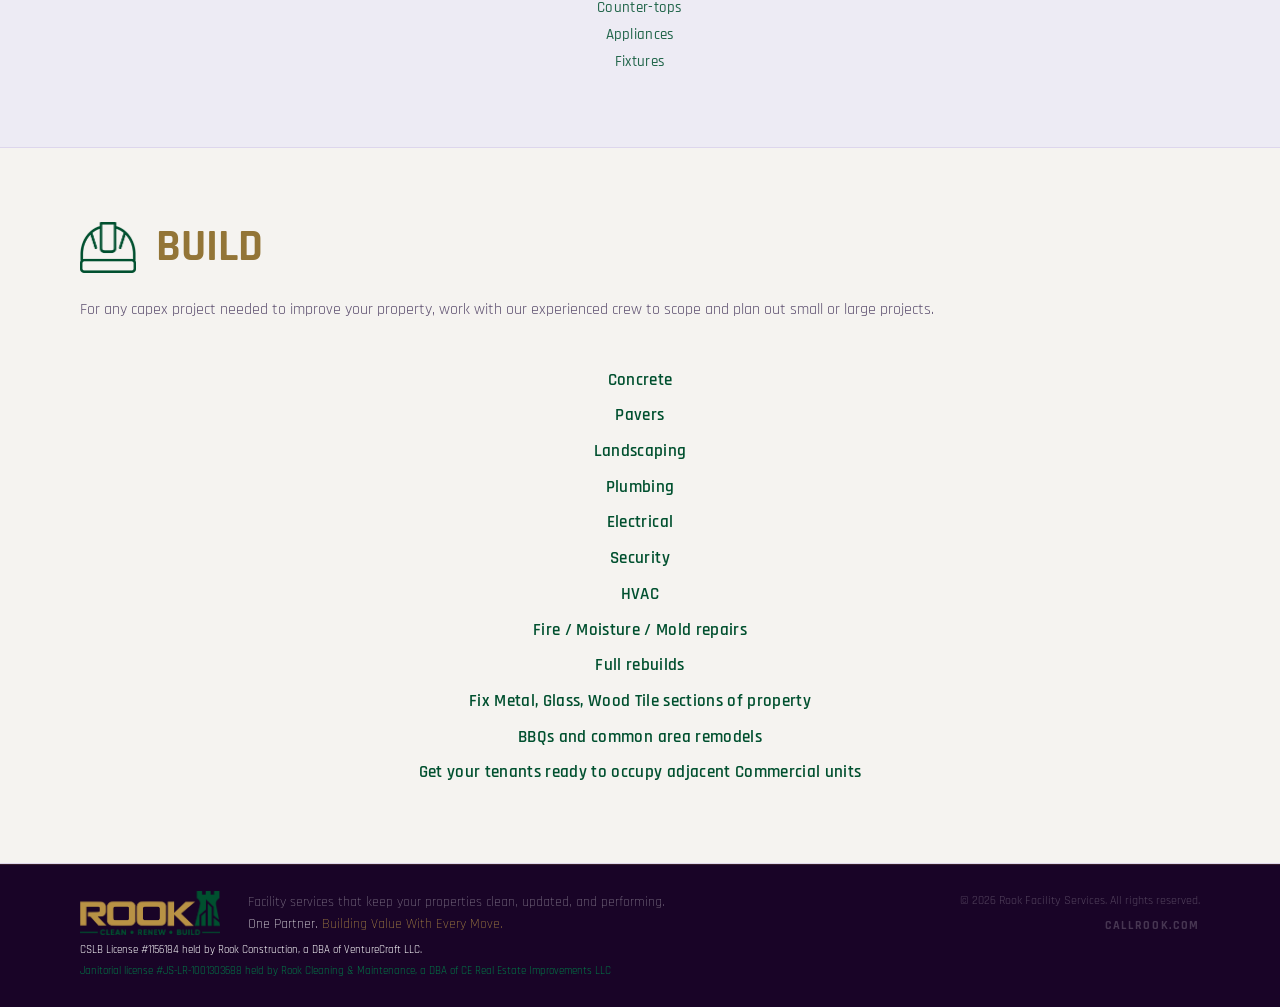
<file: projects.html>
<!DOCTYPE html>
<html lang="en">
<head>
  <meta charset="UTF-8">
  <meta name="viewport" content="width=device-width, initial-scale=1.0">
  <title>ROOK — Projects</title>
  <link rel="icon" type="image/png" sizes="32x32" href="images/favicon-32.png">
  <link rel="icon" type="image/png" sizes="16x16" href="images/favicon-16.png">
  <link rel="apple-touch-icon" href="images/apple-touch-icon.png">
  <link rel="stylesheet" href="https://fonts.googleapis.com/css2?family=Rajdhani:wght@300;400;500;600;700&display=swap">
  <link rel="stylesheet" href="css/style.css">
</head>
<body>
<!-- ============================================================
     NAV
     ============================================================ -->
<nav role="navigation" aria-label="Main navigation">
  <a href="index.html" class="nav-logo" aria-label="ROOK Home">
    <img src="images/nav-logo.png" alt="ROOK — Clean · Renew · Build" style="height:58px;width:auto;display:block;">
  </a>

  <div class="nav-right">
    <ul class="nav-links">
      <li class="nav-dropdown">
        <button class="nav-dropdown-trigger" aria-haspopup="true" aria-expanded="false">Who We Are<span class="nav-dropdown-caret" aria-hidden="true"></span></button>
        <ul class="nav-dropdown-menu">
          <li><a href="about.html#about-content">About</a></li>
          <li><a href="about.html#team">Team</a></li>
        </ul>
      </li>
      <li class="nav-dropdown">
        <button class="nav-dropdown-trigger" aria-haspopup="true" aria-expanded="false">What We Do<span class="nav-dropdown-caret" aria-hidden="true"></span></button>
        <ul class="nav-dropdown-menu">
          <li><a href="index.html#services">Services</a></li>
          <li><a href="projects.html">Projects</a></li>
          <li><a href="index.html#properties">Properties We Serve</a></li>
        </ul>
      </li>
      <li class="nav-dropdown">
        <button class="nav-dropdown-trigger" aria-haspopup="true" aria-expanded="false">Why Rook<span class="nav-dropdown-caret" aria-hidden="true"></span></button>
        <ul class="nav-dropdown-menu">
          <li><a href="index.html#about">Our Approach</a></li>
          <li><a href="index.html#testimonials">Client Voices</a></li>
        </ul>
      </li>
    </ul>
    <a href="index.html#estimate" class="nav-cta">Schedule Visit</a>
    <button class="nav-hamburger" aria-label="Open navigation menu" aria-expanded="false" aria-controls="mobile-nav" onclick="toggleMobileNav(this)">
      <span></span><span></span><span></span>
    </button>
  </div>
</nav>

<!-- Mobile nav drawer -->
<nav id="mobile-nav" class="mobile-nav" aria-label="Mobile navigation">
  <ul>
    <li class="mobile-nav-group-label">Who We Are</li>
    <li><a class="mobile-nav-sublink" href="about.html#about-content" onclick="closeMobileNav()">About</a></li>
    <li><a class="mobile-nav-sublink" href="about.html#team" onclick="closeMobileNav()">Team</a></li>

    <li class="mobile-nav-group-label">What We Do</li>
    <li><a class="mobile-nav-sublink" href="index.html#services" onclick="closeMobileNav()">Services</a></li>
    <li><a class="mobile-nav-sublink" href="projects.html" onclick="closeMobileNav()">Projects</a></li>
    <li><a class="mobile-nav-sublink" href="index.html#properties" onclick="closeMobileNav()">Properties We Serve</a></li>

    <li class="mobile-nav-group-label">Why Rook</li>
    <li><a class="mobile-nav-sublink" href="index.html#about" onclick="closeMobileNav()">Our Approach</a></li>
    <li><a class="mobile-nav-sublink" href="index.html#testimonials" onclick="closeMobileNav()">Client Voices</a></li>
  </ul>
  <a href="index.html#estimate" class="mobile-cta" onclick="closeMobileNav()">Schedule Visit</a>
</nav>

<!-- ============================================================
     PAGE HEADER
     ============================================================ -->
<section class="projects-hero">
  <div class="section-label">Our Work</div>
  <h1 class="section-title">Projects</h1>
  <p class="projects-hero-sub">A closer look at the Clean, Renew, and Build work we deliver for Bay Area properties — details and photos coming soon.</p>
</section>

<!-- ============================================================
     CLEAN
     ============================================================ -->
<section id="clean" class="project-detail">
  <div class="project-detail-head">
    <img src="images/icon-clean.png" alt="" aria-hidden="true" class="project-detail-icon">
    <h2 class="section-title">Clean</h2>
  </div>
  <p class="project-detail-copy">Tell us about all your cleaning needs. With a trained crew with the right equipment we handle full janitorial services to bespoke cleaning requests.</p>
  <ul class="service-list">
    <li>Fully managed Janitorial service</li>
    <li>Porter services</li>
    <li>Power washing</li>
    <li>Window washing</li>
    <li>Heavy duty cleaning</li>
    <li>Furniture shampoo</li>
    <li>Turf refresh</li>
    <li>Garbage haul-away</li>
    <li>Common area clean</li>
    <li>Pool refresh</li>
    <li>Carpet shampoo</li>
    <li>Spiffs, move-in, move out</li>
    <li>Special cleaning requests: specific products, trash-out, safe storage etc.</li>
  </ul>
</section>

<!-- ============================================================
     RENEW
     ============================================================ -->
<section id="renew" class="project-detail">
  <div class="project-detail-head">
    <img src="images/icon-renew.png" alt="" aria-hidden="true" class="project-detail-icon">
    <h2 class="section-title">Renew</h2>
  </div>
  <p class="project-detail-copy">We can get our crew onsite as soon as your tenant moves out and do a complete refresh quickly so that your next guest can move in quick!</p>
  <ul class="service-list">
    <li>Painting</li>
    <li>Reglazing</li>
    <li>Flooring</li>
    <li>Drywalls</li>
    <li>Spot repairs</li>
    <li><em>Repair / Replacement of:</em></li>
    <li class="service-list-sub">Carpets</li>
    <li class="service-list-sub">Cabinets</li>
    <li class="service-list-sub">Counter-tops</li>
    <li class="service-list-sub">Appliances</li>
    <li class="service-list-sub">Fixtures</li>
  </ul>
</section>

<!-- ============================================================
     BUILD
     ============================================================ -->
<section id="build" class="project-detail">
  <div class="project-detail-head">
    <img src="images/icon-build.png" alt="" aria-hidden="true" class="project-detail-icon">
    <h2 class="section-title">Build</h2>
  </div>
  <p class="project-detail-copy">For any capex project needed to improve your property, work with our experienced crew to scope and plan out small or large projects.</p>
  <ul class="service-list">
    <li>Concrete</li>
    <li>Pavers</li>
    <li>Landscaping</li>
    <li>Plumbing</li>
    <li>Electrical</li>
    <li>Security</li>
    <li>HVAC</li>
    <li>Fire / Moisture / Mold repairs</li>
    <li>Full rebuilds</li>
    <li>Fix Metal, Glass, Wood Tile sections of property</li>
    <li>BBQs and common area remodels</li>
    <li>Get your tenants ready to occupy adjacent Commercial units</li>
  </ul>
</section>

<!-- ============================================================
     FOOTER
     ============================================================ -->
<footer>
  <div class="footer-main">
    <div class="footer-brand">
      <div class="footer-brand-row">
        <img class="footer-logo-full" src="images/footer-logo-full.png" alt="ROOK — Clean, Renew, Build">
        <p class="footer-desc">Facility services that keep your properties clean, updated, and performing.<br><span class="footer-tagline-white">One Partner.</span> <span class="footer-tagline-gold">Building Value With Every Move.</span></p>
      </div>
    </div>

    <div class="footer-bottom">
      <div class="footer-legal">© 2026 Rook Facility Services. All rights reserved.</div>
      <div class="footer-badge">callrook.com</div>
    </div>
  </div>

  <div class="footer-license" id="license-details">
    <p class="footer-license-white">CSLB License #1156184 held by Rook Construction, a DBA of VentureCraft LLC.</p>
    <p class="footer-license-green">Janitorial license #JS-LR-1001303688 held by Rook Cleaning &amp; Maintenance, a DBA of CE Real Estate Improvements LLC</p>
  </div>
</footer>

<!-- ============================================================
     SCRIPTS
     ============================================================ -->
  <script src="js/main.js"></script>
</body>
</html>
</file>
<file: css/style.css>
/* Rook Facility Services — Styles */


/* ============================================================
   TOKENS
   ============================================================ */
:root {
  --purple:       #240638;
  --purple-deep:  #190427;
  --purple-mid:   #360954;
  --emerald:      #00502F;
  --emerald-lit:  #007846;
  --brass:        #B89245;
  --brass-dark:   #937537;
  /* Richer, more saturated gold for small bold text on white/light
     surfaces — the plain --brass token has very low contrast on white
     (it only reads as "bright" against the dark purple sections), so
     headings that sit on white use this instead to look equally vivid. */
  --brass-onwhite: #8A6928;

  /* Light-mode surfaces */
  --bg:           #F5F3F0;
  --bg-alt:       #EDEBF4;
  --surface:      #F2EFE9;
  --text-1:       #180E2A;
  --text-2:       #5E5070;
  --border:       #DDD6EC;
}

/* ============================================================
   RESET + BASE
   ============================================================ */
*, *::before, *::after { box-sizing: border-box; margin: 0; padding: 0; }
html { scroll-behavior: smooth; font-size: 16px; }

body {
  font-family: 'Rajdhani', -apple-system, sans-serif;
  background: var(--bg);
  color: var(--text-1);
  line-height: 1.6;
  overflow-x: hidden;
}

a { color: inherit; text-decoration: none; }

/* ============================================================
   NAV
   ============================================================ */
nav {
  position: sticky;
  top: 0;
  z-index: 200;
  background: var(--purple-deep);
  height: 66px;
  display: flex;
  align-items: center;
  justify-content: space-between;
  padding: 0 56px;
  border-bottom: 2px solid rgba(184,146,69,0.25);
}

.nav-logo {
  display: flex;
  align-items: center;
  gap: 14px;
}

.nav-rook-icon {
  width: 30px;
  height: 40px;
  flex-shrink: 0;
}
.logo-tagline {
  font-family: 'Rajdhani', sans-serif;
  font-weight: 500;
  font-size: 10px;
  letter-spacing: 0.22em;
  text-transform: uppercase;
  color: var(--emerald-lit);
  margin-top: 3px;
}

.nav-right {
  display: flex;
  align-items: center;
  gap: 40px;
}

.nav-links {
  display: flex;
  gap: 32px;
  list-style: none;
}

.nav-links a {
  font-family: 'Rajdhani', sans-serif;
  font-weight: 600;
  font-size: 13px;
  letter-spacing: 0.14em;
  text-transform: uppercase;
  color: rgba(255,255,255,0.65);
  transition: color 0.2s;
}
.nav-links a:hover { color: var(--brass); }

.nav-dropdown { position: relative; }
.nav-dropdown-trigger {
  display: flex;
  align-items: center;
  gap: 5px;
  background: none;
  border: none;
  cursor: pointer;
  font-family: 'Rajdhani', sans-serif;
  font-weight: 600;
  font-size: 13px;
  letter-spacing: 0.14em;
  text-transform: uppercase;
  color: rgba(255,255,255,0.65);
  transition: color 0.2s;
  padding: 0;
}
.nav-dropdown-trigger:hover { color: var(--brass); }
.nav-dropdown-caret {
  width: 8px;
  height: 8px;
  border-right: 1.5px solid currentColor;
  border-bottom: 1.5px solid currentColor;
  transform: rotate(45deg);
  margin-top: -3px;
  transition: transform 0.2s;
}
.nav-dropdown:hover .nav-dropdown-caret,
.nav-dropdown:focus-within .nav-dropdown-caret { transform: rotate(225deg); margin-top: 3px; }

.nav-dropdown-menu {
  position: absolute;
  top: calc(100% + 14px);
  left: 0;
  min-width: 170px;
  background: var(--purple-deep);
  border: 1px solid rgba(184,146,69,0.25);
  border-radius: 6px;
  box-shadow: 0 16px 32px rgba(0,0,0,0.35);
  padding: 8px 0;
  list-style: none;
  display: none;
  flex-direction: column;
  z-index: 220;
}
.nav-dropdown:hover .nav-dropdown-menu,
.nav-dropdown:focus-within .nav-dropdown-menu { display: flex; }
.nav-dropdown-menu li a {
  display: block;
  padding: 10px 18px;
  white-space: nowrap;
  font-family: 'Rajdhani', sans-serif;
  font-weight: 600;
  font-size: 13px;
  letter-spacing: 0.1em;
  text-transform: uppercase;
  color: rgba(255,255,255,0.75);
}
.nav-dropdown-menu li a:hover { background: rgba(184,146,69,0.1); color: var(--brass); }

.nav-cta {
  font-family: 'Rajdhani', sans-serif;
  font-weight: 800;
  font-size: 13px;
  letter-spacing: 0.14em;
  text-transform: uppercase;
  background: var(--brass);
  color: var(--purple-deep);
  padding: 9px 22px;
  transition: background 0.2s;
}
.nav-cta:hover { background: var(--brass-dark); }

/* ============================================================
   HERO
   ============================================================ */
.hero {
  background: var(--surface);
  height: min(calc(100vh - 148px), 820px);
  min-height: 520px;
  display: grid;
  grid-template-columns: 62% 38%;
  position: relative;
  overflow: hidden;
}

/* ── Left column: 2 rows ── */
.hero-left {
  display: grid;
  grid-template-rows: 1fr auto;
  position: relative;
  z-index: 2;
}
.hero-left-top {
  display: flex;
  flex-direction: column;
  justify-content: center;
  padding: 0 64px 0 80px;
}
.hero-left-bottom {
  padding: 20px 64px 48px 80px;
  display: flex;
  align-items: center;
}

.eyebrow {
  display: inline-flex;
  align-items: center;
  gap: 12px;
  font-family: 'Rajdhani', sans-serif;
  font-weight: 600;
  font-size: 11px;
  letter-spacing: 0.24em;
  text-transform: uppercase;
  color: var(--emerald-lit);
  margin-bottom: 20px;
}
.eyebrow-line {
  display: block;
  width: 28px;
  height: 2px;
  background: var(--emerald-lit);
  flex-shrink: 0;
}
.hero-h1 {
  font-family: 'Rajdhani', sans-serif;
  font-weight: 900;
  font-size: clamp(36px, 4.2vw, 58px);
  line-height: 0.95;
  letter-spacing: -0.01em;
  word-spacing: 0.12em;
  color: var(--text-1);
  text-transform: uppercase;
  margin-bottom: 24px;
}
.hero-h1 .brass {
  color: var(--brass-onwhite);
  display: inline-block;
  font-size: clamp(20px, 3vw, 42px);
  line-height: 1.15;
  margin-top: -0.05em;
}
.hero-sub {
  font-size: 17px;
  font-weight: 300;
  color: #463B58;
  line-height: 1.65;
  text-align: left;
}

.hero-trust {
  display: flex;
  gap: 30px;
}
.trust-stat { text-align: center; }
.trust-number {
  font-family: 'Rajdhani', sans-serif;
  font-weight: 900;
  font-size: 54px;
  color: var(--brass-onwhite);
  line-height: 1;
  white-space: nowrap;
}
.trust-label {
  font-size: 12px;
  font-weight: 500;
  letter-spacing: 0.1em;
  text-transform: uppercase;
  color: var(--text-2);
  white-space: nowrap;
  margin-top: 4px;
}

/* ── Right column: 2 rows ── */
.hero-right {
  display: flex;
  flex-direction: column;
  justify-content: flex-end;
  position: relative;
  background: var(--surface);
  overflow: hidden;
}

/* Castle fills background of right column */

/* Buttons — row 1: align to bottom, same level as headline */
.hero-right-top {
  position: relative;
  z-index: 1;
  display: flex;
  flex-direction: column;
  align-items: center;
  justify-content: flex-end;
  padding: 24px 40px 24px;
}

/* Service line — row 2: align with stats */
.hero-right-bottom {
  position: relative;
  z-index: 1;
  display: flex;
  align-items: center;
  justify-content: center;
  padding: 20px 40px 48px;
  margin-top: 0;
}


/* ── Buttons ── */
.btn-primary {
  display: inline-block;
  font-family: 'Rajdhani', sans-serif;
  font-weight: 800;
  font-size: 14px;
  letter-spacing: 0.14em;
  text-transform: uppercase;
  background: var(--brass);
  color: var(--purple-deep);
  width: 270px;
  text-align: center;
  padding: 14px 0;
  border-radius: 3px;
  border: none;
  cursor: pointer;
  transition: background 0.2s, transform 0.15s;
}
.btn-primary:hover { background: var(--brass-dark); transform: translateY(-1px); }

.btn-ghost {
  display: inline-block;
  font-family: 'Rajdhani', sans-serif;
  font-weight: 600;
  font-size: 14px;
  letter-spacing: 0.14em;
  text-transform: uppercase;
  color: var(--purple);
  border: 1px solid rgba(36,6,56,0.3);
  width: 270px;
  text-align: center;
  padding: 13px 0;
  border-radius: 3px;
  transition: color 0.2s, border-color 0.2s;
}
.btn-ghost:hover { color: var(--purple-deep); border-color: rgba(36,6,56,0.6); }

.hero-actions-right {
  display: flex;
  flex-direction: row;
  align-items: center;
  justify-content: center;
  gap: 12px;
  flex-wrap: wrap;
}
.hero-actions-left {
  display: flex;
  flex-direction: row;
  align-items: center;
  justify-content: flex-start;
  gap: 14px;
  flex-wrap: wrap;
  margin-top: 28px;
}
.hero-actions-right .btn-primary,
.hero-actions-right .btn-ghost {
  text-align: center;
  white-space: nowrap;
}

/* Service tagline — same visual weight as trust stats */
.hero-service-line {
  font-family: 'Rajdhani', sans-serif;
  font-weight: 900;
  font-size: clamp(22px, 3vw, 38px);
  letter-spacing: 0.12em;
  color: var(--emerald-lit);
  text-align: center;
  white-space: nowrap;
  line-height: 1;
  width: 100%;
}


/* ROOK castle — ghost background in right column */
.hero-right-wordmark {
  position: absolute;
  top: 3%;
  height: 94%;
  width: auto;
  max-width: none;
  left: 50%;
  transform: translateX(-50%);
  z-index: 0;
  pointer-events: none;
  opacity: 0.09;
  filter: drop-shadow(6px 8px 0 rgba(36,6,56,0.35)) drop-shadow(24px 32px 22px rgba(36,6,56,0.3));
}
.hero-right-wordmark-shadow {
  transform: translate(calc(-50% + 40px), 52px);
  filter: brightness(0) blur(22px);
  opacity: 0.4;
  z-index: -1;
}

.hero-accent-stripe { display: none; }

/* ============================================================
   SECTION SHARED
   ============================================================ */
.section-label {
  font-family: 'Rajdhani', sans-serif;
  font-weight: 600;
  font-size: 11px;
  letter-spacing: 0.24em;
  text-transform: uppercase;
  color: var(--emerald);
  margin-bottom: 14px;
}

.section-title {
  font-family: 'Rajdhani', sans-serif;
  font-weight: 900;
  font-size: clamp(34px, 3.5vw, 52px);
  line-height: 1.02;
  text-transform: uppercase;
  color: var(--text-1);
  text-wrap: balance;
}

/* ============================================================
   PILLAR BANNER
   ============================================================ */
/* Theme gradient divider */
.theme-divider {
  height: 4px;
  background: linear-gradient(
    90deg,
    var(--purple-deep) 0%,
    var(--purple) 20%,
    var(--emerald) 45%,
    var(--brass) 70%,
    var(--purple) 88%,
    var(--purple-deep) 100%
  );
}

/* ============================================================
   PILLARS
   ============================================================ */
.pillars {
  display: grid;
  grid-template-columns: repeat(3, 1fr);
  gap: 4px;
}

.pillar {
  padding: 28px 10px 28px;
  border: 1.5px solid var(--purple-mid);
  position: relative;
  overflow: hidden;
  transition: background 0.3s;
  background: #fff;
  color: var(--text-1);
  display: flex;
  flex-direction: column;
}

.pillar-bg-num {
  position: absolute;
  top: 12px;
  right: 20px;
  font-family: 'Rajdhani', sans-serif;
  font-weight: 900;
  font-size: 90px;
  line-height: 1;
  pointer-events: none;
  user-select: none;
  transition: opacity 0.3s;
  color: rgba(36,6,56,0.07);
  z-index: 0;
}

.pillar-icon-wrap {
  width: 44px;
  height: 44px;
  margin-bottom: 14px;
  position: relative;
  z-index: 1;
  display: flex;
  align-items: center;
  justify-content: center;
}
.pillar-brand-icon {
  width: 52px;
  height: 52px;
  object-fit: contain;
  image-rendering: -webkit-optimize-contrast;
  image-rendering: crisp-edges;
  filter: contrast(1.08) saturate(1.1);
}

.pillar-name {
  font-family: 'Rajdhani', sans-serif;
  font-weight: 900;
  font-size: 26px;
  text-transform: uppercase;
  letter-spacing: 0.04em;
  line-height: 1;
  margin-bottom: 8px;
  color: var(--purple);
  position: relative;
  z-index: 1;
}
.pillar:hover {
  background: var(--bg-alt);
}

.pillar-tagline {
  font-family: 'Rajdhani', sans-serif;
  font-weight: 600;
  font-size: 10.5px;
  letter-spacing: 0.01em;
  text-transform: uppercase;
  margin-bottom: 10px;
  white-space: normal;
  position: relative;
  z-index: 1;
}

.pillar-desc {
  font-size: 13.5px;
  line-height: 1.5;
  color: var(--text-2);
  margin-bottom: 14px;
  position: relative;
  z-index: 1;
  display: -webkit-box;
  -webkit-line-clamp: 3;
  -webkit-box-orient: vertical;
  overflow: hidden;
}

.pillar-see-details {
  display: inline-flex;
  align-items: center;
  gap: 6px;
  margin-top: auto;
  font-family: 'Rajdhani', sans-serif;
  font-weight: 700;
  font-size: 12px;
  letter-spacing: 0.08em;
  text-transform: uppercase;
  color: var(--purple-mid);
  border: 1px solid var(--purple-mid);
  border-radius: 3px;
  padding: 7px 14px;
  position: relative;
  z-index: 1;
  transition: background 0.15s, color 0.15s;
}
.pillar-see-details:hover { background: var(--purple-mid); color: #fff; }

/* Pillar: CLEAN */
.pillar.clean .pillar-name { color: var(--brass-onwhite); }
.pillar.clean .pillar-tagline { color: var(--emerald-lit); opacity: 1; }

/* Pillar: RENEW */
.pillar.renew .pillar-name { color: var(--brass-onwhite); }
.pillar.renew .pillar-tagline { color: var(--emerald-lit); opacity: 1; }

/* Pillar: BUILD */
.pillar.build .pillar-name { color: var(--brass-onwhite); }
.pillar.build .pillar-tagline { color: var(--emerald-lit); opacity: 1; }

/* Pillar background follows --surface token, which the dark-mode token blocks
   already redefine. No extra rule needed here. */

/* ============================================================
   TITLE-ROWS (Properties/Voices, Why Rook/Estimate)
   ============================================================ */
.tr-wrap { scroll-margin-top: 24px; }

.tr-row {
  display: grid;
  grid-template-columns: 360px 1fr;
  gap: 0;
  background: #F2EFE9;
  scroll-margin-top: 24px;
  --bg: #F2EFE9;
  --bg-alt: #EDEBF4;
  --text-1: #180E2A;
  --text-2: #5E5070;
  --border: #DDD6EC;
}

.tr-row:not(.tr-row--screen) .tr-title,
.tr-row:not(.tr-row--screen) .tr-content {
  display: flex;
  flex-direction: column;
  justify-content: center;
}

/* Estimate section's right column is much taller than usual (contact
   grid + full calendar), which would otherwise center the left title
   far down the row, leaving a huge empty gap above it. Keep it pinned
   near the top instead. */
#estimate.tr-row .tr-title {
  justify-content: flex-start;
  padding-top: 56px;
}

.tr-row--screen {
  min-height: calc(100vh - 66px);
}
.tr-row--screen .tr-title,
.tr-row--screen .tr-content {
  display: flex;
  flex-direction: column;
  justify-content: center;
}

.tr-title {
  background: var(--purple);
  color: #fff;
  padding: 40px 56px;
}
.tr-title .section-label { color: var(--brass); }
.tr-title .section-title { color: #fff; font-size: clamp(24px, 2.2vw, 34px); }

.tr-content {
  background: #F2EFE9;
  padding: 40px 56px;
}

.properties-desc {
  margin-top: 0;
  font-size: 16px;
  font-weight: 300;
  line-height: 1.75;
  color: var(--text-2);
  max-width: 680px;
}


/* Property type grid — full-width strip under both columns */
.prop-grid--horizontal {
  display: grid;
  grid-template-columns: 1fr 1fr;
  gap: 16px;
  margin-top: 32px;
}

.prop-type {
  background: #F2EFE9;
  padding: 24px 28px;
  display: flex;
  flex-direction: column;
  gap: 10px;
  border-left: 3px solid var(--purple);
  transition: background 0.25s;
}
.prop-type:hover {
  background: var(--bg-alt);
}

.prop-icon {
  width: 32px;
  height: 32px;
  color: var(--emerald);
  margin-bottom: 4px;
}
.prop-name {
  font-family: 'Rajdhani', sans-serif;
  font-weight: 800;
  font-size: 18px;
  text-transform: uppercase;
  letter-spacing: 0.06em;
  color: var(--purple);
}
.prop-desc {
  font-size: 13px;
  color: var(--text-2);
  line-height: 1.55;
  max-width: 460px;
}

/* ============================================================
   HOW WE WORK
   ============================================================ */
.process-steps {
  display: grid;
  grid-template-columns: 1fr 1fr;
  gap: 16px;
}

.process-step {
  position: relative;
  border: 1.5px solid var(--emerald);
  padding: 18px 22px;
}

.step-num {
  font-family: 'Rajdhani', sans-serif;
  font-weight: 900;
  font-size: 13px;
  letter-spacing: 0.18em;
  color: var(--text-2);
  margin-bottom: 10px;
  opacity: 0.5;
}

.step-title {
  font-family: 'Rajdhani', sans-serif;
  font-weight: 800;
  font-size: 20px;
  text-transform: uppercase;
  letter-spacing: 0.04em;
  color: var(--brass-onwhite);
  margin-bottom: 8px;
}

.step-desc {
  font-size: 14px;
  line-height: 1.6;
  color: var(--text-2);
}

/* ============================================================
   TESTIMONIAL ROTATOR
   ============================================================ */
.testimonial-rotator {
  position: relative;
  margin-top: 22px;
  min-height: 220px;
  padding-bottom: 28px;
}

.testimonial-slide {
  position: absolute;
  top: 0; left: 0; right: 0;
  display: flex;
  flex-direction: column;
  gap: 20px;
  opacity: 0;
  pointer-events: none;
  transition: opacity 0.8s ease;
}
.testimonial-slide.active {
  opacity: 1;
  pointer-events: auto;
}

.testimonial-quote {
  font-size: 16px;
  font-weight: 300;
  font-style: italic;
  line-height: 1.75;
  color: var(--text-2);
}
.testimonial-quote::before { content: '\201C'; }
.testimonial-quote::after  { content: '\201D'; }
.testimonial-quote--placeholder { color: var(--emerald); }

.testimonial-meta {
  border-top: 1px solid var(--border);
  padding-top: 20px;
}

.testimonial-name {
  font-family: 'Rajdhani', sans-serif;
  font-weight: 800;
  font-size: 16px;
  text-transform: uppercase;
  letter-spacing: 0.06em;
  color: var(--purple);
}
.testimonial-role {
  font-size: 12px;
  font-weight: 500;
  letter-spacing: 0.08em;
  text-transform: uppercase;
  color: var(--text-2);
  margin-top: 4px;
}

.testimonial-dots {
  position: absolute;
  bottom: 0;
  left: 0;
  display: flex;
  gap: 8px;
}
.t-dot {
  width: 8px;
  height: 8px;
  border-radius: 50%;
  background: var(--border);
  border: none;
  padding: 0;
  cursor: pointer;
  transition: background 0.2s;
}
.t-dot.active { background: var(--purple); }

/* ============================================================
   VALUES / TRUST
   ============================================================ */
.values-list {
  margin-top: 36px;
  display: grid;
  grid-template-columns: 1fr;
  gap: 20px;
}

.value-row {
  display: flex;
  align-items: flex-start;
  gap: 18px;
  border: 1.5px solid var(--emerald);
  padding: 20px 24px;
}

.value-icon {
  width: 32px;
  height: 32px;
  color: var(--emerald);
  flex-shrink: 0;
  margin-top: 2px;
}

.value-name {
  font-family: 'Rajdhani', sans-serif;
  font-weight: 800;
  font-size: 18px;
  text-transform: uppercase;
  letter-spacing: 0.06em;
  color: var(--purple);
  margin-bottom: 3px;
}

.value-desc {
  font-size: 14px;
  line-height: 1.5;
  color: var(--text-2);
}

/* ============================================================
   QUOTE / CTA
   ============================================================ */
.quote-sub {
  margin-top: 20px;
  font-size: 16px;
  font-weight: 300;
  color: var(--text-2);
  line-height: 1.7;
  max-width: none;
}

.estimate-top-grid {
  margin-top: 40px;
  margin-bottom: 32px;
  display: grid;
  grid-template-columns: 1fr 1fr;
  gap: 48px;
  align-items: start;
}

.contact-info {
  margin-top: 0;
  display: flex;
  flex-direction: column;
  gap: 18px;
}

.contact-row {
  display: flex;
  align-items: center;
  gap: 16px;
  font-size: 15px;
  color: var(--text-1);
}
.contact-row a { transition: color 0.15s; }
.contact-row a:hover { color: var(--purple); text-decoration: underline; }

.contact-icon {
  width: 36px;
  height: 36px;
  background: var(--bg-alt);
  display: flex;
  align-items: center;
  justify-content: center;
  flex-shrink: 0;
  color: var(--purple);
}

/* Quote Form */
.quote-form {
  background: var(--bg-alt);
  border: 1px solid var(--border);
  padding: 52px 44px;
}
.quote-form--compact {
  padding: 28px 28px;
}
.calendar-embed iframe {
  display: block;
  width: 100%;
  margin-top: -160px;
}
.calendar-frame-wrap {
  height: 850px;
  overflow: hidden;
  border-radius: 6px;
}

.form-title {
  font-family: 'Rajdhani', sans-serif;
  font-weight: 800;
  font-size: 22px;
  text-transform: uppercase;
  letter-spacing: 0.06em;
  color: var(--purple);
  margin-bottom: 32px;
}
.quote-form--compact .form-title {
  font-size: 16px;
  margin-bottom: 16px;
}

.form-grid {
  display: grid;
  grid-template-columns: 1fr 1fr;
  gap: 16px;
}
.form-grid--compact {
  gap: 12px;
}
.form-grid--compact .form-title { margin-bottom: 0; }
.quote-form--compact textarea { min-height: 64px; }

.form-field {
  display: flex;
  flex-direction: column;
  gap: 7px;
}
.form-field.full { grid-column: span 2; }

.form-field label {
  font-family: 'Rajdhani', sans-serif;
  font-weight: 600;
  font-size: 11px;
  letter-spacing: 0.18em;
  text-transform: uppercase;
  color: var(--text-2);
}

.form-field input,
.form-field select,
.form-field textarea {
  background: #F2EFE9;
  border: 1px solid var(--border);
  border-bottom: 1px solid var(--purple-mid);
  color: var(--text-1);
  font-family: 'Rajdhani', sans-serif;
  font-size: 15px;
  padding: 12px 14px;
  outline: none;
  transition: border-color 0.2s, background 0.2s;
  width: 100%;
}
.form-field input::placeholder,
.form-field textarea::placeholder { color: rgba(24,14,42,0.3); }
.form-field input:focus,
.form-field select:focus,
.form-field textarea:focus {
  border-color: var(--purple);
  background: #F2EFE9;
}
.form-field select { appearance: none; cursor: pointer; }
.form-field select option { background: #F2EFE9; color: var(--text-1); }
.form-field textarea { resize: vertical; min-height: 96px; }

.form-submit {
  grid-column: span 2;
  margin-top: 8px;
  background: var(--brass);
  color: var(--purple-deep);
  font-family: 'Rajdhani', sans-serif;
  font-weight: 900;
  font-size: 15px;
  letter-spacing: 0.14em;
  text-transform: uppercase;
  border: none;
  padding: 16px;
  cursor: pointer;
  width: 100%;
  transition: background 0.2s;
}
.form-submit:hover { background: var(--brass-dark); }

/* ============================================================
   FOOTER
   ============================================================ */
footer {
  background: var(--purple-deep);
  border-top: 1px solid rgba(184,146,69,0.18);
  padding: 26px 80px;
}

.footer-main {
  display: flex;
  align-items: center;
  justify-content: space-between;
  gap: 40px;
}

.footer-brand-row {
  display: flex;
  align-items: center;
  gap: 28px;
}

.footer-logo-full {
  width: 140px;
  height: auto;
  flex-shrink: 0;
}

.footer-desc {
  font-size: 14px;
  font-weight: 300;
  color: rgba(255,255,255,0.5);
  line-height: 1.6;
}
.footer-tagline-white { color: #fff; }
.footer-tagline-gold { color: var(--brass); }

.footer-bottom {
  flex-shrink: 0;
  display: flex;
  flex-direction: column;
  align-items: flex-end;
  gap: 6px;
  text-align: right;
}

.footer-legal {
  font-size: 12px;
  color: rgba(255,255,255,0.25);
  white-space: nowrap;
}

.footer-license {
  margin-top: 6px;
  scroll-margin-top: 24px;
}
.footer-license p {
  font-size: 11px;
  line-height: 1.6;
  max-width: 680px;
}
.footer-license-white { color: #fff; }
.footer-license-green { color: var(--emerald-lit); margin-top: 4px; }

.footer-badge {
  font-family: 'Rajdhani', sans-serif;
  font-weight: 700;
  font-size: 12px;
  letter-spacing: 0.14em;
  text-transform: uppercase;
  color: rgba(255,255,255,0.2);
}

/* ============================================================
   SCROLL REVEAL
   ============================================================ */
.reveal {
  opacity: 0;
  transform: translateY(24px);
  transition: opacity 0.55s ease, transform 0.55s ease;
}
.reveal.visible {
  opacity: 1;
  transform: none;
}
@media (prefers-reduced-motion: reduce) {
  .reveal { opacity: 1; transform: none; }
}

/* ============================================================
   MOBILE NAV
   ============================================================ */
.nav-hamburger {
  display: none;
  flex-direction: column;
  justify-content: center;
  gap: 5px;
  width: 36px;
  height: 36px;
  background: none;
  border: none;
  cursor: pointer;
  padding: 4px;
  flex-shrink: 0;
}
.nav-hamburger span {
  display: block;
  width: 22px;
  height: 2px;
  background: rgba(255,255,255,0.75);
  transition: transform 0.25s, opacity 0.25s, width 0.25s;
  transform-origin: center;
}
.nav-hamburger.open span:nth-child(1) { transform: translateY(7px) rotate(45deg); }
.nav-hamburger.open span:nth-child(2) { opacity: 0; width: 0; }
.nav-hamburger.open span:nth-child(3) { transform: translateY(-7px) rotate(-45deg); }

.mobile-nav {
  display: none;
  position: fixed;
  top: 66px;
  left: 0;
  right: 0;
  height: auto;
  background: var(--purple-deep);
  border-bottom: 2px solid rgba(184,146,69,0.2);
  z-index: 199;
  padding: 0;
  max-height: 0;
  overflow: hidden;
  transition: max-height 0.3s ease, padding 0.3s ease;
}
.mobile-nav.open {
  max-height: 660px;
  padding: 8px 0 16px;
}
.mobile-nav ul {
  list-style: none;
  display: flex;
  flex-direction: column;
}
.mobile-nav a {
  display: block;
  font-family: 'Rajdhani', sans-serif;
  font-weight: 700;
  font-size: 18px;
  letter-spacing: 0.1em;
  text-transform: uppercase;
  color: rgba(255,255,255,0.75);
  padding: 14px 32px;
  border-bottom: 1px solid rgba(255,255,255,0.06);
  transition: color 0.2s, background 0.2s;
}
.mobile-nav a:hover { color: var(--brass); background: rgba(255,255,255,0.04); }

.mobile-nav-group-label {
  font-family: 'Rajdhani', sans-serif;
  font-weight: 700;
  font-size: 11px;
  letter-spacing: 0.18em;
  text-transform: uppercase;
  color: var(--brass);
  opacity: 0.85;
  padding: 16px 32px 6px;
}
.mobile-nav-group-label:not(:first-child) {
  border-top: 1px solid rgba(255,255,255,0.1);
  margin-top: 6px;
}

.mobile-nav a.mobile-nav-sublink {
  padding: 12px 32px 12px 44px;
  font-size: 15px;
  font-weight: 600;
  color: rgba(255,255,255,0.6);
  position: relative;
}
.mobile-nav a.mobile-nav-sublink::before {
  content: '';
  position: absolute;
  left: 32px;
  top: 50%;
  transform: translateY(-50%);
  width: 4px;
  height: 4px;
  border-radius: 50%;
  background: var(--emerald-lit);
}
.mobile-nav .mobile-cta {
  margin: 16px 32px 0;
  display: block;
  background: var(--brass);
  color: var(--purple-deep);
  font-family: 'Rajdhani', sans-serif;
  font-weight: 900;
  font-size: 15px;
  letter-spacing: 0.12em;
  text-transform: uppercase;
  padding: 14px 24px;
  text-align: center;
  border: none;
  transition: background 0.2s;
}
.mobile-nav .mobile-cta:hover { background: var(--brass-dark); color: #fff; }

/* ============================================================
   RESPONSIVE
   ============================================================ */
@media (max-width: 1100px) {
  .hero { grid-template-columns: 1fr; }
  .hero-right { display: none; }
  .hero-left { padding: 80px 48px; }

  .tr-row { grid-template-columns: 1fr; }
  .tr-title, .tr-content { padding: 32px 48px; }
  .prop-grid--horizontal { grid-template-columns: 1fr; }
  .prop-type { padding: 32px 48px; }
  nav { padding: 0 32px; }
  .nav-links { display: none; }
  .nav-cta { display: none; }
  .nav-hamburger { display: flex; }
  .mobile-nav { display: block; }

  .pillars { grid-template-columns: 1fr; }
}

@media (max-width: 680px) {
  nav { padding: 0 20px; }

  .hero { height: auto; min-height: 0; padding-bottom: 40px; }
  .hero-left { padding: 0; }
  .hero-left-top { padding: 40px 20px 0; }
  .hero-left-bottom { padding: 20px 20px 32px; }
  .hero-h1 { font-size: clamp(32px, 10vw, 48px); margin-bottom: 16px; }
  .hero-sub { font-size: 15px; }
  .hero-sub br { display: none; }
  .pillar-tagline { white-space: normal; }
  .hero-actions-left { gap: 12px; }
  .btn-primary, .btn-ghost { width: 158px; font-size: 12px; }

  .hero-trust { flex-direction: column; gap: 16px; }
  .trust-stat { text-align: left; }
  .trust-number { font-size: 34px; }

  .creds-strip { flex-direction: column; align-items: flex-start; padding: 20px 20px; gap: 14px; overflow-x: visible; }
  .creds-list { flex-direction: column; flex-wrap: wrap; gap: 12px; width: 100%; }
  .cred-item { white-space: normal; }
  .cred-name, .cred-num { white-space: normal; }

  /* Sections that were sized to fill one screen on desktop should just size
     to their content on mobile — a fixed full-screen height only creates
     huge empty gaps once content reflows to more, shorter lines. */
  .tr-row--screen { min-height: 0; }
  .tr-row--screen .tr-title,
  .tr-row--screen .tr-content { display: block; }

  .tr-wrap, .tr-row, .tr-title, .tr-content,
  .pillars, .pillar, .pillar-see-details { min-width: 0; }

  .pillar { padding: 40px 20px; }
  .pillar-desc { max-width: none; }

  .tr-row { grid-template-columns: 1fr; }
  .tr-title, .tr-content { padding: 32px 20px; }
  .tr-title .section-title { font-size: clamp(22px, 6.5vw, 30px); }

  .prop-grid--horizontal { grid-template-columns: 1fr; }
  .prop-type { padding: 28px 20px; }

  .process-steps { grid-template-columns: 1fr; gap: 24px; }

  /* Wrapped quote + meta text runs taller on narrow screens than the
     desktop-tuned min-height, which pushed the absolutely-positioned
     dots up into the author name. Give it room and let the dots sit
     below in normal flow instead of overlapping. */
  .testimonial-rotator { min-height: 340px; padding-bottom: 36px; }
  .testimonial-dots { bottom: 4px; }
  .value-desc { white-space: normal; }
  .values-list { grid-template-columns: 1fr; grid-auto-flow: row; }
  .footer-license p { font-size: 12px; }

  .estimate-top-grid { grid-template-columns: 1fr; gap: 24px; }
  .quote-form { padding: 32px 20px; }
  .quote-form--compact { padding: 24px 20px; }
  .form-grid { grid-template-columns: 1fr; }
  .form-field.full,
  .form-submit { grid-column: span 1; }

  footer { padding: 28px 20px; }
  .footer-main { flex-direction: column; align-items: flex-start; gap: 20px; }
  .footer-brand-row { flex-direction: column; align-items: flex-start; gap: 16px; }
  .footer-logo-full { width: 150px; }
  .footer-bottom { align-items: flex-start; text-align: left; gap: 6px; }
}


/* ── Credentials Modal ── */
.prop-type--clickable {
  cursor: pointer;
  position: relative;
}
.prop-type--clickable:hover { background: var(--bg-alt) !important; }
.prop-see-more {
  font-family: 'Rajdhani', sans-serif;
  font-weight: 700;
  font-size: 11px;
  letter-spacing: 0.14em;
  text-transform: uppercase;
  color: var(--purple-mid);
  margin-top: 4px;
}
.modal-overlay {
  display: none;
  position: fixed;
  inset: 0;
  background: rgba(10,0,30,0.75);
  z-index: 9999;
  align-items: center;
  justify-content: center;
  backdrop-filter: blur(4px);
}
.modal-overlay.open { display: flex; }
.modal-box {
  background: var(--surface);
  border-radius: 12px;
  padding: 48px 40px;
  max-width: 680px;
  width: 92%;
  max-height: 90vh;
  overflow-y: auto;
  position: relative;
  box-shadow: 0 24px 80px rgba(0,0,0,0.4);
}
.modal-close {
  position: absolute;
  top: 16px;
  right: 20px;
  background: none;
  border: none;
  font-size: 18px;
  color: var(--text-2);
  cursor: pointer;
  line-height: 1;
}
.modal-label {
  font-family: 'Rajdhani', sans-serif;
  font-weight: 700;
  font-size: 11px;
  letter-spacing: 0.2em;
  text-transform: uppercase;
  color: var(--emerald);
  margin-bottom: 10px;
}
.modal-title {
  font-family: 'Rajdhani', sans-serif;
  font-weight: 900;
  font-size: 32px;
  color: var(--purple);
  margin-bottom: 12px;
}
.modal-sub {
  font-size: 15px;
  color: var(--text-2);
  line-height: 1.6;
  margin-bottom: 28px;
}
.modal-section-label {
  font-family: 'Rajdhani', sans-serif;
  font-weight: 700;
  font-size: 11px;
  letter-spacing: 0.16em;
  text-transform: uppercase;
  color: var(--text-2);
  margin-bottom: 10px;
}
.modal-logos {
  display: grid;
  grid-template-columns: 1fr 1fr;
  gap: 12px;
  margin-bottom: 24px;
}
.modal-company {
  background: var(--bg-alt);
  border-left: 3px solid var(--emerald);
  padding: 12px 16px;
  font-family: 'Rajdhani', sans-serif;
  font-weight: 700;
  font-size: 14px;
  letter-spacing: 0.04em;
  color: var(--text-1);
  border-radius: 0 6px 6px 0;
}
.modal-company--platform { border-left-color: var(--purple-mid); }
.modal-logos--platforms { grid-template-columns: repeat(3, 1fr); }
.modal-disclaimer {
  font-size: 12px;
  font-style: italic;
  color: var(--text-2);
  line-height: 1.5;
  margin-bottom: 28px;
}
.modal-cta {
  display: inline-block;
  font-family: 'Rajdhani', sans-serif;
  font-weight: 800;
  font-size: 13px;
  letter-spacing: 0.14em;
  text-transform: uppercase;
  color: var(--brass-dark);
  border-bottom: 2px solid var(--brass-dark);
  padding-bottom: 3px;
  text-decoration: none;
}


/* Hero right logo stack */
.hero-logo-stack {
  display: flex;
  flex-direction: column;
  align-items: center;
  justify-content: center;
  gap: 20px;
  padding: 40px 32px;
  width: 100%;
}
.hero-castle-img {
  width: 62%;
  max-width: 280px;
  object-fit: contain;
}
.hero-wordmark-img {
  width: 88%;
  max-width: 360px;
  object-fit: contain;
}

/* ── Credentials strip ── */
.creds-strip {
  background: var(--purple-deep);
  padding: 20px 48px;
  display: flex;
  align-items: center;
  gap: 40px;
  flex-wrap: wrap;
  row-gap: 12px;
}
.creds-label {
  font-family: 'Rajdhani', sans-serif;
  font-weight: 800;
  font-size: 11px;
  letter-spacing: 0.22em;
  text-transform: uppercase;
  color: var(--brass);
  white-space: nowrap;
  flex-shrink: 0;
}
.creds-list {
  display: flex;
  gap: 32px;
  flex-wrap: wrap;
  row-gap: 12px;
}
.cred-item {
  display: flex;
  align-items: flex-start;
  gap: 8px;
  white-space: nowrap;
  flex-shrink: 0;
}
.cred-badge {
  width: 20px;
  height: 20px;
  background: var(--emerald);
  border-radius: 50%;
  display: flex;
  align-items: center;
  justify-content: center;
  font-size: 11px;
  color: #fff;
  font-weight: 700;
  flex-shrink: 0;
  margin-top: 1px;
}
.cred-name {
  font-family: 'Rajdhani', sans-serif;
  font-weight: 700;
  font-size: 13px;
  letter-spacing: 0.06em;
  color: rgba(255,255,255,0.9);
  line-height: 1.2;
}
.cred-num {
  font-size: 11px;
  color: rgba(255,255,255,0.4);
  margin-top: 2px;
}
.cred-link {
  color: inherit;
  text-decoration: none;
  transition: color 0.15s;
}
.cred-link:hover { color: rgba(255,255,255,0.75); text-decoration: underline; }
.cred-star {
  color: var(--brass);
  font-size: 10px;
}

/* ============================================================
   PROJECTS PAGE
   ============================================================ */
.projects-hero {
  background: var(--purple-deep);
  padding: 72px 80px 56px;
  text-align: center;
}
.projects-hero .section-label { color: var(--brass); justify-content: center; display: flex; }
.projects-hero .section-title { color: #fff; }
.projects-hero-sub {
  max-width: 560px;
  margin: 20px auto 0;
  font-size: 16px;
  line-height: 1.65;
  color: rgba(255,255,255,0.65);
}

.project-detail {
  padding: 72px 80px;
  border-bottom: 1px solid var(--border);
  scroll-margin-top: 24px;
}
.project-detail:nth-child(odd) { background: var(--bg-alt); }

.project-detail-head {
  display: flex;
  align-items: center;
  gap: 20px;
  margin-bottom: 20px;
}
.project-detail-icon {
  width: 56px;
  height: 56px;
  object-fit: contain;
}
.project-detail-head .section-title { margin: 0; color: var(--brass-dark); }

.project-detail-copy {
  font-size: 16px;
  line-height: 1.7;
  color: var(--text-2);
  max-width: 1100px;
  margin-bottom: 40px;
}

.project-gallery {
  display: grid;
  grid-template-columns: repeat(3, 1fr);
  gap: 20px;
}
.project-gallery-placeholder {
  aspect-ratio: 4 / 3;
  border: 2px dashed var(--border);
  border-radius: 8px;
  display: flex;
  align-items: center;
  justify-content: center;
  font-family: 'Rajdhani', sans-serif;
  font-weight: 600;
  font-size: 13px;
  letter-spacing: 0.08em;
  text-transform: uppercase;
  color: var(--text-2);
  opacity: 0.5;
}

.service-list {
  list-style: none;
  text-align: center;
  max-width: 560px;
  margin: 0 auto;
}
.service-list li {
  font-family: 'Rajdhani', sans-serif;
  font-weight: 600;
  font-size: 17px;
  letter-spacing: 0.02em;
  color: var(--emerald);
  line-height: 2.1;
}
.service-list li em {
  display: block;
  margin-top: 14px;
  font-style: italic;
  font-weight: 700;
}
.service-list li.service-list-sub {
  font-weight: 500;
  font-size: 15px;
  opacity: 0.85;
  line-height: 1.8;
}

@media (max-width: 900px) {
  .project-gallery { grid-template-columns: repeat(2, 1fr); }
}
@media (max-width: 680px) {
  .projects-hero { padding: 56px 24px 40px; }
  .project-detail { padding: 48px 24px; }
  .project-gallery { grid-template-columns: 1fr; }
}

/* ============================================================
   ABOUT / TEAM PAGE
   ============================================================ */
.team-section {
  padding: 72px 80px;
  border-bottom: 1px solid var(--border);
  scroll-margin-top: 24px;
}
.team-section:nth-child(odd) { background: var(--bg-alt); }

.team-section-head {
  max-width: 640px;
  margin: 0 auto 48px;
  text-align: center;
}
.team-section-head .section-label { justify-content: center; display: flex; }
.team-section-head .section-title { margin-bottom: 12px; }
.team-section-copy {
  font-size: 16px;
  line-height: 1.7;
  color: var(--text-2);
}

.team-grid {
  display: grid;
  grid-template-columns: repeat(3, 1fr);
  gap: 32px;
  max-width: 1100px;
  margin: 0 auto;
}
.team-grid--crew {
  grid-template-columns: repeat(4, 1fr);
}
.team-grid--single {
  grid-template-columns: 1fr;
  max-width: 480px;
}

.team-card { text-align: left; }
.team-card--horizontal {
  display: flex;
  align-items: center;
  gap: 24px;
}
.team-card--horizontal .team-photo {
  width: 140px;
  flex-shrink: 0;
  margin-bottom: 0;
}
.team-card-text {
  font-family: 'Rajdhani', sans-serif;
  font-weight: 600;
  font-size: 15px;
  letter-spacing: 0.02em;
  color: var(--text-2);
  font-style: italic;
}

.team-photo {
  aspect-ratio: 1 / 1;
  border: 2px dashed var(--border);
  border-radius: 8px;
  display: flex;
  align-items: center;
  justify-content: center;
  font-family: 'Rajdhani', sans-serif;
  font-weight: 600;
  font-size: 13px;
  letter-spacing: 0.08em;
  text-transform: uppercase;
  color: var(--text-2);
  opacity: 0.5;
  margin-bottom: 16px;
}

.team-name {
  font-family: 'Rajdhani', sans-serif;
  font-weight: 800;
  font-size: 18px;
  text-transform: uppercase;
  letter-spacing: 0.04em;
  color: var(--purple);
}
.team-role {
  font-size: 12px;
  font-weight: 600;
  letter-spacing: 0.06em;
  text-transform: uppercase;
  color: var(--brass-dark);
  margin-top: 3px;
}
.team-bio {
  font-size: 14px;
  line-height: 1.6;
  color: var(--text-2);
  margin-top: 10px;
}

@media (max-width: 900px) {
  .team-grid { grid-template-columns: repeat(2, 1fr); }
  .team-grid--crew { grid-template-columns: repeat(2, 1fr); }
}
@media (max-width: 680px) {
  .team-section { padding: 48px 24px; }
  .team-grid, .team-grid--crew { grid-template-columns: 1fr; gap: 28px; }
}
</file>
